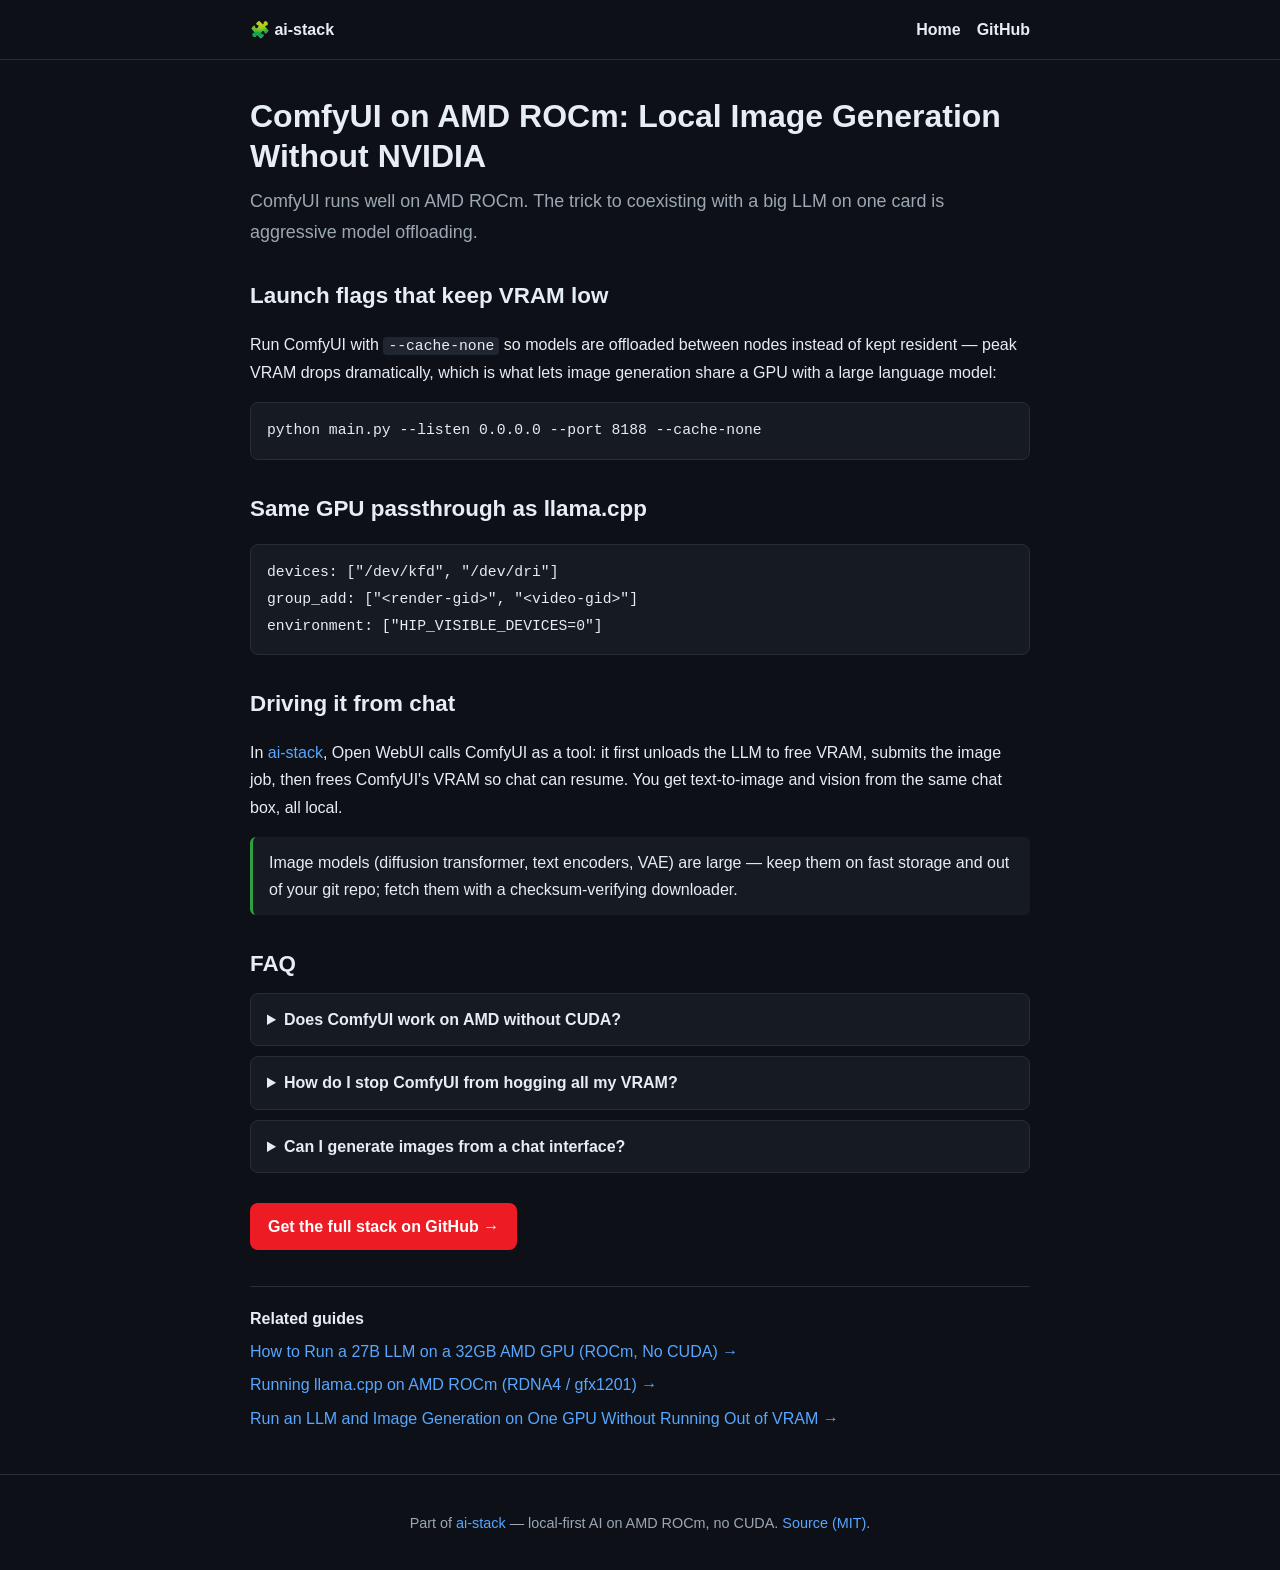
<file: docs/comfyui-amd-rocm.html>
<!doctype html>
<html lang="en">
<head>
<meta charset="utf-8">
<meta name="viewport" content="width=device-width, initial-scale=1">
<title>ComfyUI on AMD ROCm: Local Image Generation Without NVIDIA | ai-stack</title>
<meta name="description" content="Run ComfyUI for local image generation on an AMD Radeon GPU with ROCm — device passthrough and low-VRAM offloading so it shares a card with your LLM. No NVIDIA, no CUDA.">
<link rel="canonical" href="https://wildcommitter.github.io/ai-stack/comfyui-amd-rocm.html">
<link rel="stylesheet" href="style.css">
<meta property="og:type" content="article">
<meta property="og:title" content="ComfyUI on AMD ROCm: Local Image Generation Without NVIDIA">
<meta property="og:description" content="Run ComfyUI for local image generation on an AMD Radeon GPU with ROCm — device passthrough and low-VRAM offloading so it shares a card with your LLM. No NVIDIA, no CUDA.">
<meta property="og:url" content="https://wildcommitter.github.io/ai-stack/comfyui-amd-rocm.html">
<meta property="og:image" content="https://wildcommitter.github.io/ai-stack/demo.gif">
<meta name="twitter:card" content="summary_large_image">
<meta name="robots" content="index,follow">
<script type="application/ld+json">{"@context": "https://schema.org", "@type": "TechArticle", "headline": "ComfyUI on AMD ROCm: Local Image Generation Without NVIDIA", "description": "Run ComfyUI for local image generation on an AMD Radeon GPU with ROCm \u2014 device passthrough and low-VRAM offloading so it shares a card with your LLM. No NVIDIA, no CUDA.", "url": "https://wildcommitter.github.io/ai-stack/comfyui-amd-rocm.html", "author": {"@type": "Person", "name": "wildcommitter"}, "publisher": {"@type": "Organization", "name": "ai-stack"}, "mainEntityOfPage": "https://wildcommitter.github.io/ai-stack/comfyui-amd-rocm.html"}</script>
<script type="application/ld+json">{"@context": "https://schema.org", "@type": "FAQPage", "mainEntity": [{"@type": "Question", "name": "Does ComfyUI work on AMD without CUDA?", "acceptedAnswer": {"@type": "Answer", "text": "Yes, ComfyUI runs on AMD ROCm. No NVIDIA GPU or CUDA is required."}}, {"@type": "Question", "name": "How do I stop ComfyUI from hogging all my VRAM?", "acceptedAnswer": {"@type": "Answer", "text": "Launch with --cache-none to offload models between nodes, keeping peak VRAM low enough to share the card with an LLM."}}, {"@type": "Question", "name": "Can I generate images from a chat interface?", "acceptedAnswer": {"@type": "Answer", "text": "Yes \u2014 Open WebUI can call ComfyUI as a tool, handing VRAM back and forth with the LLM automatically."}}]}</script>
</head>
<body>
<header class="site"><div class="wrap">
  <a href="index.html">🧩 ai-stack</a>
  <nav><a href="index.html">Home</a><a href="https://github.com/wildcommitter/ai-stack">GitHub</a></nav>
</div></header>
<div class="wrap"><article>
<h1>ComfyUI on AMD ROCm: Local Image Generation Without NVIDIA</h1>
<p class="lede">ComfyUI runs well on AMD ROCm. The trick to coexisting with a big LLM on one card is aggressive model offloading.</p>
<h2>Launch flags that keep VRAM low</h2>
<p>Run ComfyUI with <code>--cache-none</code> so models are offloaded between nodes instead of kept resident — peak VRAM drops dramatically, which is what lets image generation share a GPU with a large language model:</p>
<pre><code>python main.py --listen 0.0.0.0 --port 8188 --cache-none</code></pre>
<h2>Same GPU passthrough as llama.cpp</h2>
<pre><code>devices: ["/dev/kfd", "/dev/dri"]
group_add: ["&lt;render-gid&gt;", "&lt;video-gid&gt;"]
environment: ["HIP_VISIBLE_DEVICES=0"]</code></pre>
<h2>Driving it from chat</h2>
<p>In <a href="https://github.com/wildcommitter/ai-stack">ai-stack</a>, Open WebUI calls ComfyUI as a tool: it first unloads the LLM to free VRAM, submits the image job, then frees ComfyUI's VRAM so chat can resume. You get text-to-image and vision from the same chat box, all local.</p>
<div class="note">Image models (diffusion transformer, text encoders, VAE) are large — keep them on fast storage and out of your git repo; fetch them with a checksum-verifying downloader.</div>
<h2>FAQ</h2>
<details><summary>Does ComfyUI work on AMD without CUDA?</summary><p>Yes, ComfyUI runs on AMD ROCm. No NVIDIA GPU or CUDA is required.</p></details>
<details><summary>How do I stop ComfyUI from hogging all my VRAM?</summary><p>Launch with --cache-none to offload models between nodes, keeping peak VRAM low enough to share the card with an LLM.</p></details>
<details><summary>Can I generate images from a chat interface?</summary><p>Yes — Open WebUI can call ComfyUI as a tool, handing VRAM back and forth with the LLM automatically.</p></details>
<p style="margin-top:22px"><a class="cta" href="https://github.com/wildcommitter/ai-stack">Get the full stack on GitHub →</a></p>
<div class="related"><strong>Related guides</strong>
<a href="run-27b-llm-on-amd-32gb.html">How to Run a 27B LLM on a 32GB AMD GPU (ROCm, No CUDA) →</a>
<a href="llama-cpp-rocm-gfx1201.html">Running llama.cpp on AMD ROCm (RDNA4 / gfx1201) →</a>
<a href="llm-and-image-generation-same-gpu.html">Run an LLM and Image Generation on One GPU Without Running Out of VRAM →</a>
</div>
</article></div>
<footer>Part of <a href="index.html">ai-stack</a> — local-first AI on AMD ROCm, no CUDA. <a href="https://github.com/wildcommitter/ai-stack">Source (MIT)</a>.</footer>
</body></html>
</file>
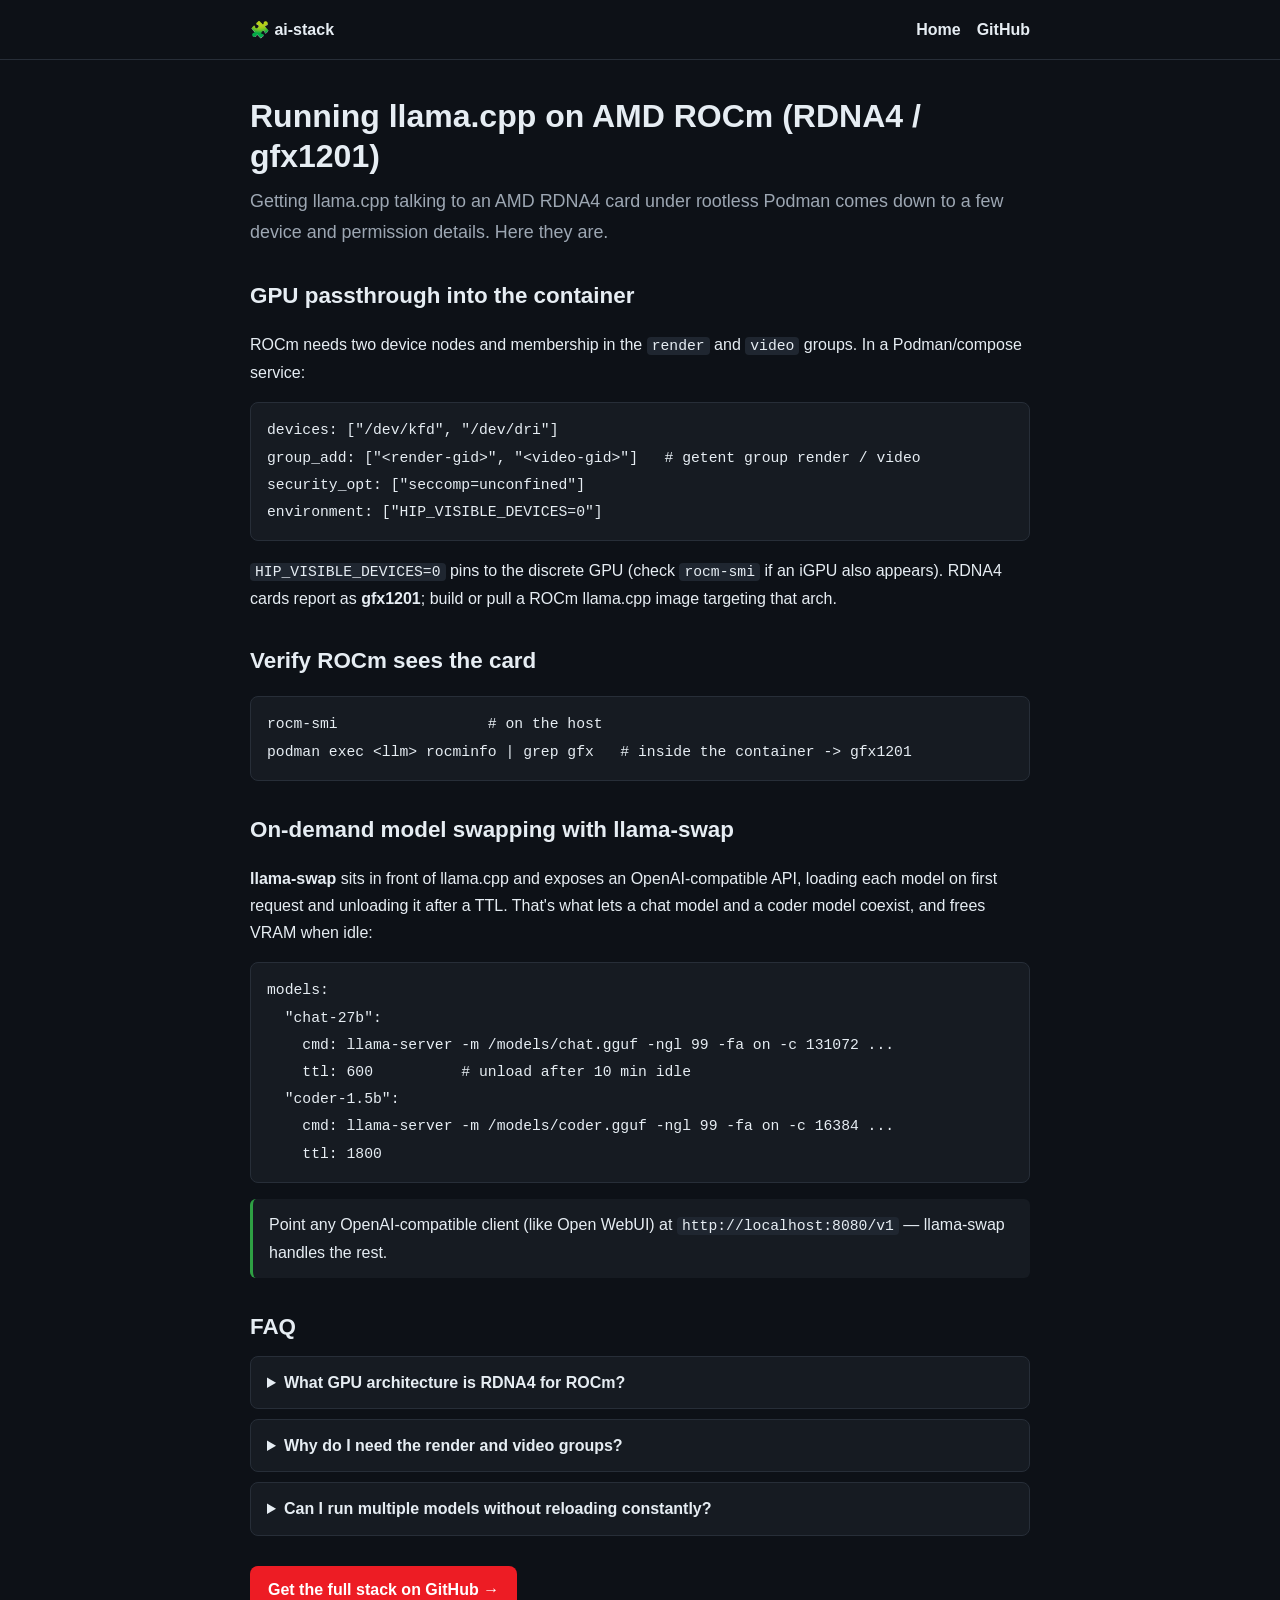
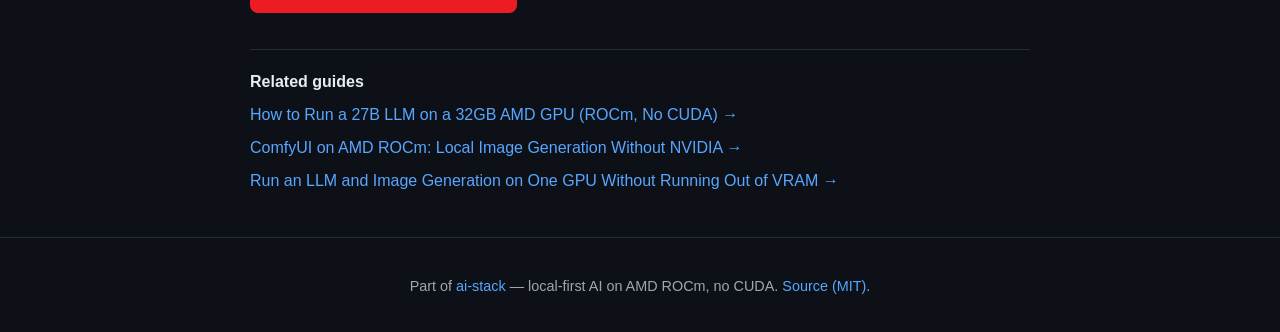
<file: docs/llama-cpp-rocm-gfx1201.html>
<!doctype html>
<html lang="en">
<head>
<meta charset="utf-8">
<meta name="viewport" content="width=device-width, initial-scale=1">
<title>Running llama.cpp on AMD ROCm (RDNA4 / gfx1201) | ai-stack</title>
<meta name="description" content="How to run llama.cpp on an AMD Radeon GPU with ROCm on RDNA4 (gfx1201): container device passthrough, render/video groups, HIP_VISIBLE_DEVICES, and on-demand model swapping.">
<link rel="canonical" href="https://wildcommitter.github.io/ai-stack/llama-cpp-rocm-gfx1201.html">
<link rel="stylesheet" href="style.css">
<meta property="og:type" content="article">
<meta property="og:title" content="Running llama.cpp on AMD ROCm (RDNA4 / gfx1201)">
<meta property="og:description" content="How to run llama.cpp on an AMD Radeon GPU with ROCm on RDNA4 (gfx1201): container device passthrough, render/video groups, HIP_VISIBLE_DEVICES, and on-demand model swapping.">
<meta property="og:url" content="https://wildcommitter.github.io/ai-stack/llama-cpp-rocm-gfx1201.html">
<meta property="og:image" content="https://wildcommitter.github.io/ai-stack/demo.gif">
<meta name="twitter:card" content="summary_large_image">
<meta name="robots" content="index,follow">
<script type="application/ld+json">{"@context": "https://schema.org", "@type": "TechArticle", "headline": "Running llama.cpp on AMD ROCm (RDNA4 / gfx1201)", "description": "How to run llama.cpp on an AMD Radeon GPU with ROCm on RDNA4 (gfx1201): container device passthrough, render/video groups, HIP_VISIBLE_DEVICES, and on-demand model swapping.", "url": "https://wildcommitter.github.io/ai-stack/llama-cpp-rocm-gfx1201.html", "author": {"@type": "Person", "name": "wildcommitter"}, "publisher": {"@type": "Organization", "name": "ai-stack"}, "mainEntityOfPage": "https://wildcommitter.github.io/ai-stack/llama-cpp-rocm-gfx1201.html"}</script>
<script type="application/ld+json">{"@context": "https://schema.org", "@type": "FAQPage", "mainEntity": [{"@type": "Question", "name": "What GPU architecture is RDNA4 for ROCm?", "acceptedAnswer": {"@type": "Answer", "text": "RDNA4 Radeon cards (e.g. the AI PRO R9700) report as gfx1201. Use a ROCm/llama.cpp build targeting gfx1201."}}, {"@type": "Question", "name": "Why do I need the render and video groups?", "acceptedAnswer": {"@type": "Answer", "text": "ROCm accesses /dev/kfd and /dev/dri; the container user must be in the host's render and video groups to use them."}}, {"@type": "Question", "name": "Can I run multiple models without reloading constantly?", "acceptedAnswer": {"@type": "Answer", "text": "Yes \u2014 llama-swap keeps lightweight models loaded and swaps heavy ones on demand, with per-model idle TTLs."}}]}</script>
</head>
<body>
<header class="site"><div class="wrap">
  <a href="index.html">🧩 ai-stack</a>
  <nav><a href="index.html">Home</a><a href="https://github.com/wildcommitter/ai-stack">GitHub</a></nav>
</div></header>
<div class="wrap"><article>
<h1>Running llama.cpp on AMD ROCm (RDNA4 / gfx1201)</h1>
<p class="lede">Getting llama.cpp talking to an AMD RDNA4 card under rootless Podman comes down to a few device and permission details. Here they are.</p>
<h2>GPU passthrough into the container</h2>
<p>ROCm needs two device nodes and membership in the <code>render</code> and <code>video</code> groups. In a Podman/compose service:</p>
<pre><code>devices: ["/dev/kfd", "/dev/dri"]
group_add: ["&lt;render-gid&gt;", "&lt;video-gid&gt;"]   # getent group render / video
security_opt: ["seccomp=unconfined"]
environment: ["HIP_VISIBLE_DEVICES=0"]</code></pre>
<p><code>HIP_VISIBLE_DEVICES=0</code> pins to the discrete GPU (check <code>rocm-smi</code> if an iGPU also appears). RDNA4 cards report as <strong>gfx1201</strong>; build or pull a ROCm llama.cpp image targeting that arch.</p>
<h2>Verify ROCm sees the card</h2>
<pre><code>rocm-smi                 # on the host
podman exec &lt;llm&gt; rocminfo | grep gfx   # inside the container -> gfx1201</code></pre>
<h2>On-demand model swapping with llama-swap</h2>
<p><strong>llama-swap</strong> sits in front of llama.cpp and exposes an OpenAI-compatible API, loading each model on first request and unloading it after a TTL. That's what lets a chat model and a coder model coexist, and frees VRAM when idle:</p>
<pre><code>models:
  "chat-27b":
    cmd: llama-server -m /models/chat.gguf -ngl 99 -fa on -c 131072 ...
    ttl: 600          # unload after 10 min idle
  "coder-1.5b":
    cmd: llama-server -m /models/coder.gguf -ngl 99 -fa on -c 16384 ...
    ttl: 1800</code></pre>
<div class="note">Point any OpenAI-compatible client (like Open WebUI) at <code>http://localhost:8080/v1</code> — llama-swap handles the rest.</div>
<h2>FAQ</h2>
<details><summary>What GPU architecture is RDNA4 for ROCm?</summary><p>RDNA4 Radeon cards (e.g. the AI PRO R9700) report as gfx1201. Use a ROCm/llama.cpp build targeting gfx1201.</p></details>
<details><summary>Why do I need the render and video groups?</summary><p>ROCm accesses /dev/kfd and /dev/dri; the container user must be in the host&#x27;s render and video groups to use them.</p></details>
<details><summary>Can I run multiple models without reloading constantly?</summary><p>Yes — llama-swap keeps lightweight models loaded and swaps heavy ones on demand, with per-model idle TTLs.</p></details>
<p style="margin-top:22px"><a class="cta" href="https://github.com/wildcommitter/ai-stack">Get the full stack on GitHub →</a></p>
<div class="related"><strong>Related guides</strong>
<a href="run-27b-llm-on-amd-32gb.html">How to Run a 27B LLM on a 32GB AMD GPU (ROCm, No CUDA) →</a>
<a href="comfyui-amd-rocm.html">ComfyUI on AMD ROCm: Local Image Generation Without NVIDIA →</a>
<a href="llm-and-image-generation-same-gpu.html">Run an LLM and Image Generation on One GPU Without Running Out of VRAM →</a>
</div>
</article></div>
<footer>Part of <a href="index.html">ai-stack</a> — local-first AI on AMD ROCm, no CUDA. <a href="https://github.com/wildcommitter/ai-stack">Source (MIT)</a>.</footer>
</body></html>
</file>
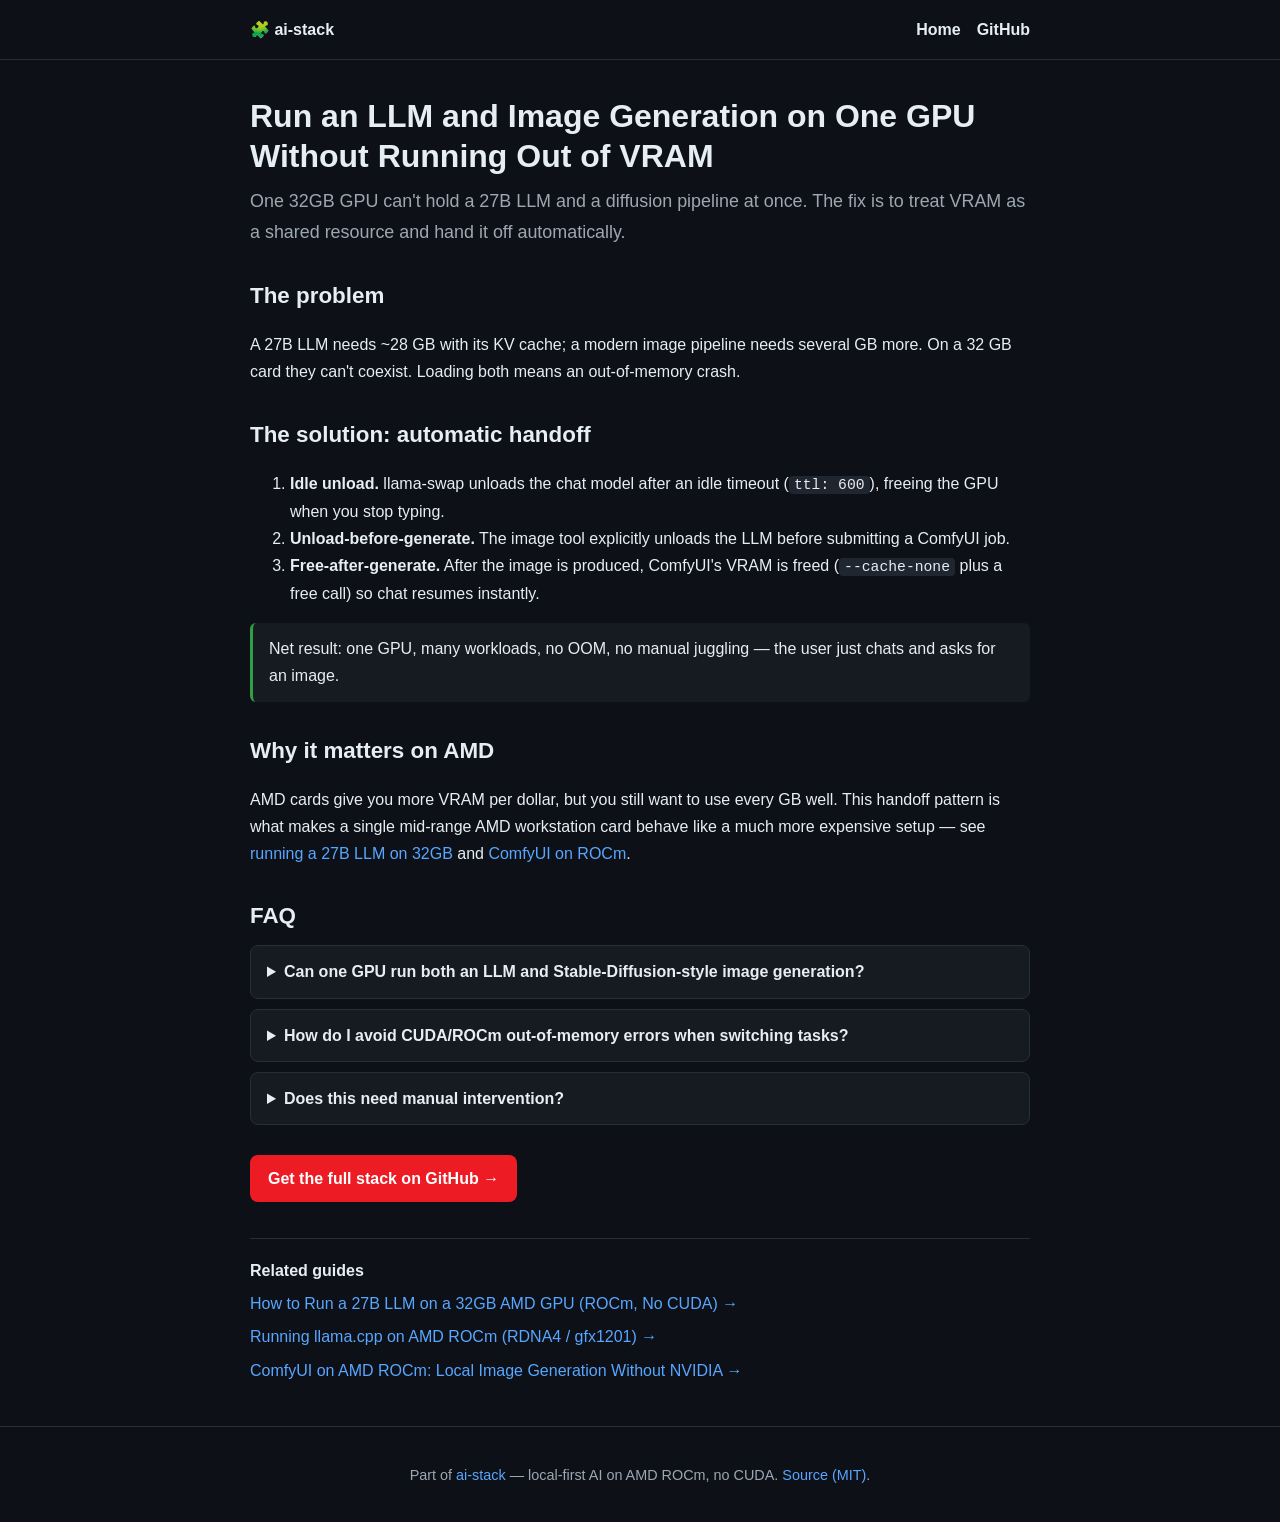
<file: docs/llm-and-image-generation-same-gpu.html>
<!doctype html>
<html lang="en">
<head>
<meta charset="utf-8">
<meta name="viewport" content="width=device-width, initial-scale=1">
<title>Run an LLM and Image Generation on One GPU Without Running Out of VRAM | ai-stack</title>
<meta name="description" content="How to run a large LLM and an image-generation model on a single GPU without out-of-memory errors: idle-TTL model unloading and VRAM handoff on AMD ROCm.">
<link rel="canonical" href="https://wildcommitter.github.io/ai-stack/llm-and-image-generation-same-gpu.html">
<link rel="stylesheet" href="style.css">
<meta property="og:type" content="article">
<meta property="og:title" content="Run an LLM and Image Generation on One GPU Without Running Out of VRAM">
<meta property="og:description" content="How to run a large LLM and an image-generation model on a single GPU without out-of-memory errors: idle-TTL model unloading and VRAM handoff on AMD ROCm.">
<meta property="og:url" content="https://wildcommitter.github.io/ai-stack/llm-and-image-generation-same-gpu.html">
<meta property="og:image" content="https://wildcommitter.github.io/ai-stack/demo.gif">
<meta name="twitter:card" content="summary_large_image">
<meta name="robots" content="index,follow">
<script type="application/ld+json">{"@context": "https://schema.org", "@type": "TechArticle", "headline": "Run an LLM and Image Generation on One GPU Without Running Out of VRAM", "description": "How to run a large LLM and an image-generation model on a single GPU without out-of-memory errors: idle-TTL model unloading and VRAM handoff on AMD ROCm.", "url": "https://wildcommitter.github.io/ai-stack/llm-and-image-generation-same-gpu.html", "author": {"@type": "Person", "name": "wildcommitter"}, "publisher": {"@type": "Organization", "name": "ai-stack"}, "mainEntityOfPage": "https://wildcommitter.github.io/ai-stack/llm-and-image-generation-same-gpu.html"}</script>
<script type="application/ld+json">{"@context": "https://schema.org", "@type": "FAQPage", "mainEntity": [{"@type": "Question", "name": "Can one GPU run both an LLM and Stable-Diffusion-style image generation?", "acceptedAnswer": {"@type": "Answer", "text": "Not simultaneously on a 32GB card, but yes sequentially \u2014 unload the LLM to free VRAM before image generation, then reload it after."}}, {"@type": "Question", "name": "How do I avoid CUDA/ROCm out-of-memory errors when switching tasks?", "acceptedAnswer": {"@type": "Answer", "text": "Use idle-TTL unloading and an explicit unload-before-generate step so only one large model is resident at a time."}}, {"@type": "Question", "name": "Does this need manual intervention?", "acceptedAnswer": {"@type": "Answer", "text": "No \u2014 llama-swap and the image tool handle the handoff automatically."}}]}</script>
</head>
<body>
<header class="site"><div class="wrap">
  <a href="index.html">🧩 ai-stack</a>
  <nav><a href="index.html">Home</a><a href="https://github.com/wildcommitter/ai-stack">GitHub</a></nav>
</div></header>
<div class="wrap"><article>
<h1>Run an LLM and Image Generation on One GPU Without Running Out of VRAM</h1>
<p class="lede">One 32GB GPU can't hold a 27B LLM and a diffusion pipeline at once. The fix is to treat VRAM as a shared resource and hand it off automatically.</p>
<h2>The problem</h2>
<p>A 27B LLM needs ~28 GB with its KV cache; a modern image pipeline needs several GB more. On a 32 GB card they can't coexist. Loading both means an out-of-memory crash.</p>
<h2>The solution: automatic handoff</h2>
<ol>
<li><strong>Idle unload.</strong> llama-swap unloads the chat model after an idle timeout (<code>ttl: 600</code>), freeing the GPU when you stop typing.</li>
<li><strong>Unload-before-generate.</strong> The image tool explicitly unloads the LLM before submitting a ComfyUI job.</li>
<li><strong>Free-after-generate.</strong> After the image is produced, ComfyUI's VRAM is freed (<code>--cache-none</code> plus a free call) so chat resumes instantly.</li>
</ol>
<div class="note">Net result: one GPU, many workloads, no OOM, no manual juggling — the user just chats and asks for an image.</div>
<h2>Why it matters on AMD</h2>
<p>AMD cards give you more VRAM per dollar, but you still want to use every GB well. This handoff pattern is what makes a single mid-range AMD workstation card behave like a much more expensive setup — see <a href="run-27b-llm-on-amd-32gb.html">running a 27B LLM on 32GB</a> and <a href="comfyui-amd-rocm.html">ComfyUI on ROCm</a>.</p>
<h2>FAQ</h2>
<details><summary>Can one GPU run both an LLM and Stable-Diffusion-style image generation?</summary><p>Not simultaneously on a 32GB card, but yes sequentially — unload the LLM to free VRAM before image generation, then reload it after.</p></details>
<details><summary>How do I avoid CUDA/ROCm out-of-memory errors when switching tasks?</summary><p>Use idle-TTL unloading and an explicit unload-before-generate step so only one large model is resident at a time.</p></details>
<details><summary>Does this need manual intervention?</summary><p>No — llama-swap and the image tool handle the handoff automatically.</p></details>
<p style="margin-top:22px"><a class="cta" href="https://github.com/wildcommitter/ai-stack">Get the full stack on GitHub →</a></p>
<div class="related"><strong>Related guides</strong>
<a href="run-27b-llm-on-amd-32gb.html">How to Run a 27B LLM on a 32GB AMD GPU (ROCm, No CUDA) →</a>
<a href="llama-cpp-rocm-gfx1201.html">Running llama.cpp on AMD ROCm (RDNA4 / gfx1201) →</a>
<a href="comfyui-amd-rocm.html">ComfyUI on AMD ROCm: Local Image Generation Without NVIDIA →</a>
</div>
</article></div>
<footer>Part of <a href="index.html">ai-stack</a> — local-first AI on AMD ROCm, no CUDA. <a href="https://github.com/wildcommitter/ai-stack">Source (MIT)</a>.</footer>
</body></html>
</file>
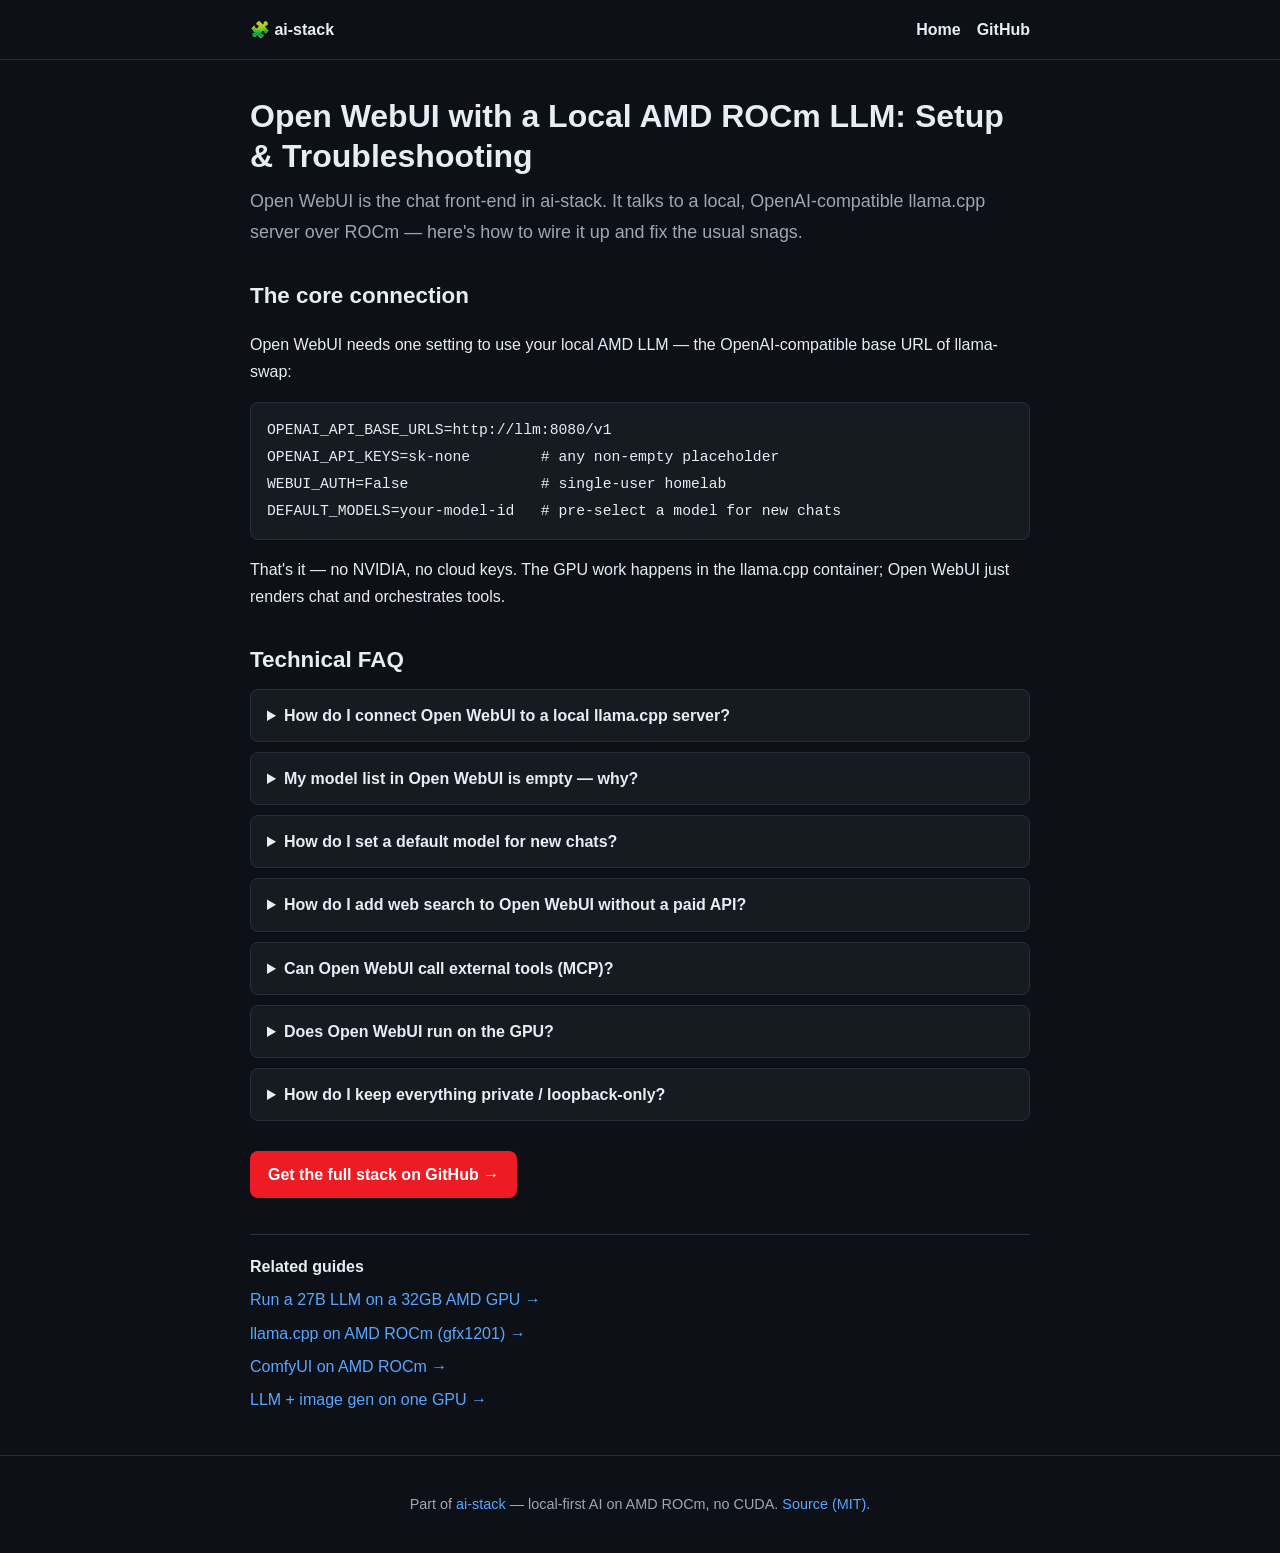
<file: docs/open-webui-amd-setup.html>
<!doctype html>
<html lang="en">
<head>
<meta charset="utf-8">
<meta name="viewport" content="width=device-width, initial-scale=1">
<title>Open WebUI with a Local AMD ROCm LLM: Setup &amp; Troubleshooting | ai-stack</title>
<meta name="description" content="Connect Open WebUI to a local llama.cpp/llama-swap server running on an AMD Radeon GPU (ROCm): OpenAI API base URL, disabling auth, setting a default model, web search and MCP tools. No CUDA.">
<link rel="canonical" href="https://wildcommitter.github.io/ai-stack/open-webui-amd-setup.html">
<link rel="stylesheet" href="style.css">
<meta property="og:type" content="article">
<meta property="og:title" content="Open WebUI with a Local AMD ROCm LLM: Setup &amp; Troubleshooting">
<meta property="og:description" content="Connect Open WebUI to a local llama.cpp/llama-swap server running on an AMD Radeon GPU (ROCm): OpenAI API base URL, disabling auth, setting a default model, web search and MCP tools. No CUDA.">
<meta property="og:url" content="https://wildcommitter.github.io/ai-stack/open-webui-amd-setup.html">
<meta property="og:image" content="https://wildcommitter.github.io/ai-stack/demo.gif">
<meta name="twitter:card" content="summary_large_image">
<meta name="robots" content="index,follow">
<script type="application/ld+json">{"@context": "https://schema.org", "@type": "TechArticle", "headline": "Open WebUI with a Local AMD ROCm LLM: Setup & Troubleshooting", "description": "Connect Open WebUI to a local llama.cpp/llama-swap server running on an AMD Radeon GPU (ROCm): OpenAI API base URL, disabling auth, setting a default model, web search and MCP tools. No CUDA.", "url": "https://wildcommitter.github.io/ai-stack/open-webui-amd-setup.html", "author": {"@type": "Person", "name": "wildcommitter"}, "publisher": {"@type": "Organization", "name": "ai-stack"}, "mainEntityOfPage": "https://wildcommitter.github.io/ai-stack/open-webui-amd-setup.html"}</script>
<script type="application/ld+json">{"@context": "https://schema.org", "@type": "FAQPage", "mainEntity": [{"@type": "Question", "name": "How do I connect Open WebUI to a local llama.cpp server?", "acceptedAnswer": {"@type": "Answer", "text": "Set <code>OPENAI_API_BASE_URLS</code> to your llama.cpp/llama-swap endpoint (e.g. <code>http://llm:8080/v1</code>) and put any non-empty string in <code>OPENAI_API_KEYS</code>. Open WebUI treats it as a standard OpenAI-compatible backend."}}, {"@type": "Question", "name": "My model list in Open WebUI is empty \u2014 why?", "acceptedAnswer": {"@type": "Answer", "text": "Open WebUI lists whatever <code>/v1/models</code> returns from your backend. If it's empty, llama-swap isn't reachable at the base URL, or no models are defined in its config. Check <code>curl http://localhost:8080/v1/models</code>."}}, {"@type": "Question", "name": "How do I set a default model for new chats?", "acceptedAnswer": {"@type": "Answer", "text": "Set the <code>DEFAULT_MODELS</code> environment variable to a model id that your backend serves. llama-swap has no default-model concept, so the default lives in Open WebUI."}}, {"@type": "Question", "name": "How do I add web search to Open WebUI without a paid API?", "acceptedAnswer": {"@type": "Answer", "text": "Run a local SearXNG instance and point Open WebUI at it: <code>ENABLE_WEB_SEARCH=True</code>, <code>WEB_SEARCH_ENGINE=searxng</code>, <code>SEARXNG_QUERY_URL=http://searxng:8080/search?q=&lt;query&gt;</code>. No external search API or key needed."}}, {"@type": "Question", "name": "Can Open WebUI call external tools (MCP)?", "acceptedAnswer": {"@type": "Answer", "text": "Yes. Open WebUI supports MCP/tool servers: register a Streamable-HTTP MCP endpoint (e.g. <code>http://mcp-search:8000/mcp</code>) as a tool server and the model can call it during chat."}}, {"@type": "Question", "name": "Does Open WebUI run on the GPU?", "acceptedAnswer": {"@type": "Answer", "text": "No \u2014 Open WebUI is just the UI/orchestration layer. The GPU is used by the llama.cpp (LLM) and ComfyUI (image) containers. Open WebUI runs fine on CPU."}}, {"@type": "Question", "name": "How do I keep everything private / loopback-only?", "acceptedAnswer": {"@type": "Answer", "text": "Bind each published port to <code>127.0.0.1</code> in your compose file (e.g. <code>127.0.0.1:3000:8080</code>). Containers talk to each other over the internal network by service name; nothing is exposed to your LAN."}}]}</script>
</head>
<body>
<header class="site"><div class="wrap">
  <a href="index.html">🧩 ai-stack</a>
  <nav><a href="index.html">Home</a><a href="https://github.com/wildcommitter/ai-stack">GitHub</a></nav>
</div></header>
<div class="wrap"><article>
<h1>Open WebUI with a Local AMD ROCm LLM: Setup & Troubleshooting</h1>
<p class="lede">Open WebUI is the chat front-end in ai-stack. It talks to a local, OpenAI-compatible llama.cpp server over ROCm — here's how to wire it up and fix the usual snags.</p>
<h2>The core connection</h2>
<p>Open WebUI needs one setting to use your local AMD LLM — the OpenAI-compatible base URL of llama-swap:</p>
<pre><code>OPENAI_API_BASE_URLS=http://llm:8080/v1
OPENAI_API_KEYS=sk-none        # any non-empty placeholder
WEBUI_AUTH=False               # single-user homelab
DEFAULT_MODELS=your-model-id   # pre-select a model for new chats</code></pre>
<p>That's it — no NVIDIA, no cloud keys. The GPU work happens in the llama.cpp container; Open WebUI just renders chat and orchestrates tools.</p>
<h2>Technical FAQ</h2>
<details><summary>How do I connect Open WebUI to a local llama.cpp server?</summary><p>Set <code>OPENAI_API_BASE_URLS</code> to your llama.cpp/llama-swap endpoint (e.g. <code>http://llm:8080/v1</code>) and put any non-empty string in <code>OPENAI_API_KEYS</code>. Open WebUI treats it as a standard OpenAI-compatible backend.</p></details>
<details><summary>My model list in Open WebUI is empty — why?</summary><p>Open WebUI lists whatever <code>/v1/models</code> returns from your backend. If it's empty, llama-swap isn't reachable at the base URL, or no models are defined in its config. Check <code>curl http://localhost:8080/v1/models</code>.</p></details>
<details><summary>How do I set a default model for new chats?</summary><p>Set the <code>DEFAULT_MODELS</code> environment variable to a model id that your backend serves. llama-swap has no default-model concept, so the default lives in Open WebUI.</p></details>
<details><summary>How do I add web search to Open WebUI without a paid API?</summary><p>Run a local SearXNG instance and point Open WebUI at it: <code>ENABLE_WEB_SEARCH=True</code>, <code>WEB_SEARCH_ENGINE=searxng</code>, <code>SEARXNG_QUERY_URL=http://searxng:8080/search?q=&lt;query&gt;</code>. No external search API or key needed.</p></details>
<details><summary>Can Open WebUI call external tools (MCP)?</summary><p>Yes. Open WebUI supports MCP/tool servers: register a Streamable-HTTP MCP endpoint (e.g. <code>http://mcp-search:8000/mcp</code>) as a tool server and the model can call it during chat.</p></details>
<details><summary>Does Open WebUI run on the GPU?</summary><p>No — Open WebUI is just the UI/orchestration layer. The GPU is used by the llama.cpp (LLM) and ComfyUI (image) containers. Open WebUI runs fine on CPU.</p></details>
<details><summary>How do I keep everything private / loopback-only?</summary><p>Bind each published port to <code>127.0.0.1</code> in your compose file (e.g. <code>127.0.0.1:3000:8080</code>). Containers talk to each other over the internal network by service name; nothing is exposed to your LAN.</p></details>
<p style="margin-top:22px"><a class="cta" href="https://github.com/wildcommitter/ai-stack">Get the full stack on GitHub →</a></p>
<div class="related"><strong>Related guides</strong>
<a href="run-27b-llm-on-amd-32gb.html">Run a 27B LLM on a 32GB AMD GPU →</a>
<a href="llama-cpp-rocm-gfx1201.html">llama.cpp on AMD ROCm (gfx1201) →</a>
<a href="comfyui-amd-rocm.html">ComfyUI on AMD ROCm →</a>
<a href="llm-and-image-generation-same-gpu.html">LLM + image gen on one GPU →</a>
</div>
</article></div>
<footer>Part of <a href="index.html">ai-stack</a> — local-first AI on AMD ROCm, no CUDA. <a href="https://github.com/wildcommitter/ai-stack">Source (MIT)</a>.</footer>
</body></html>
</file>
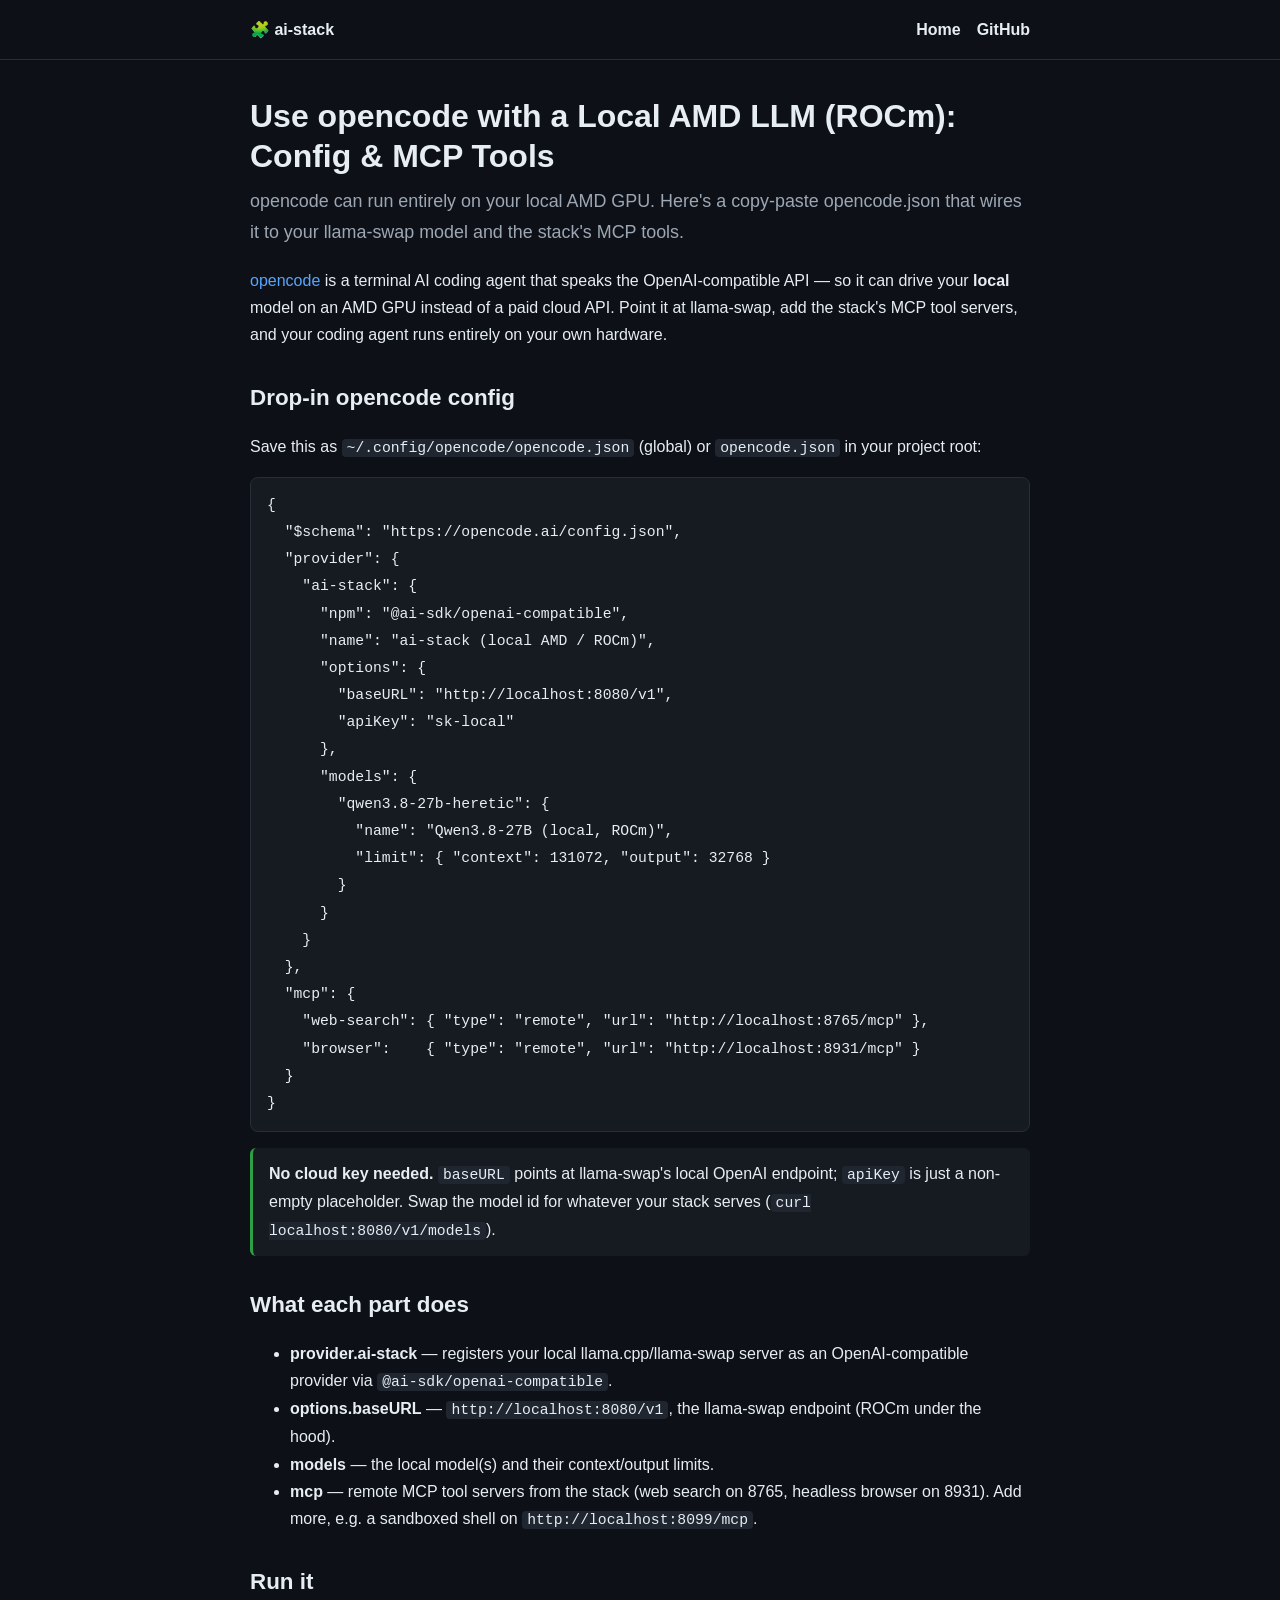
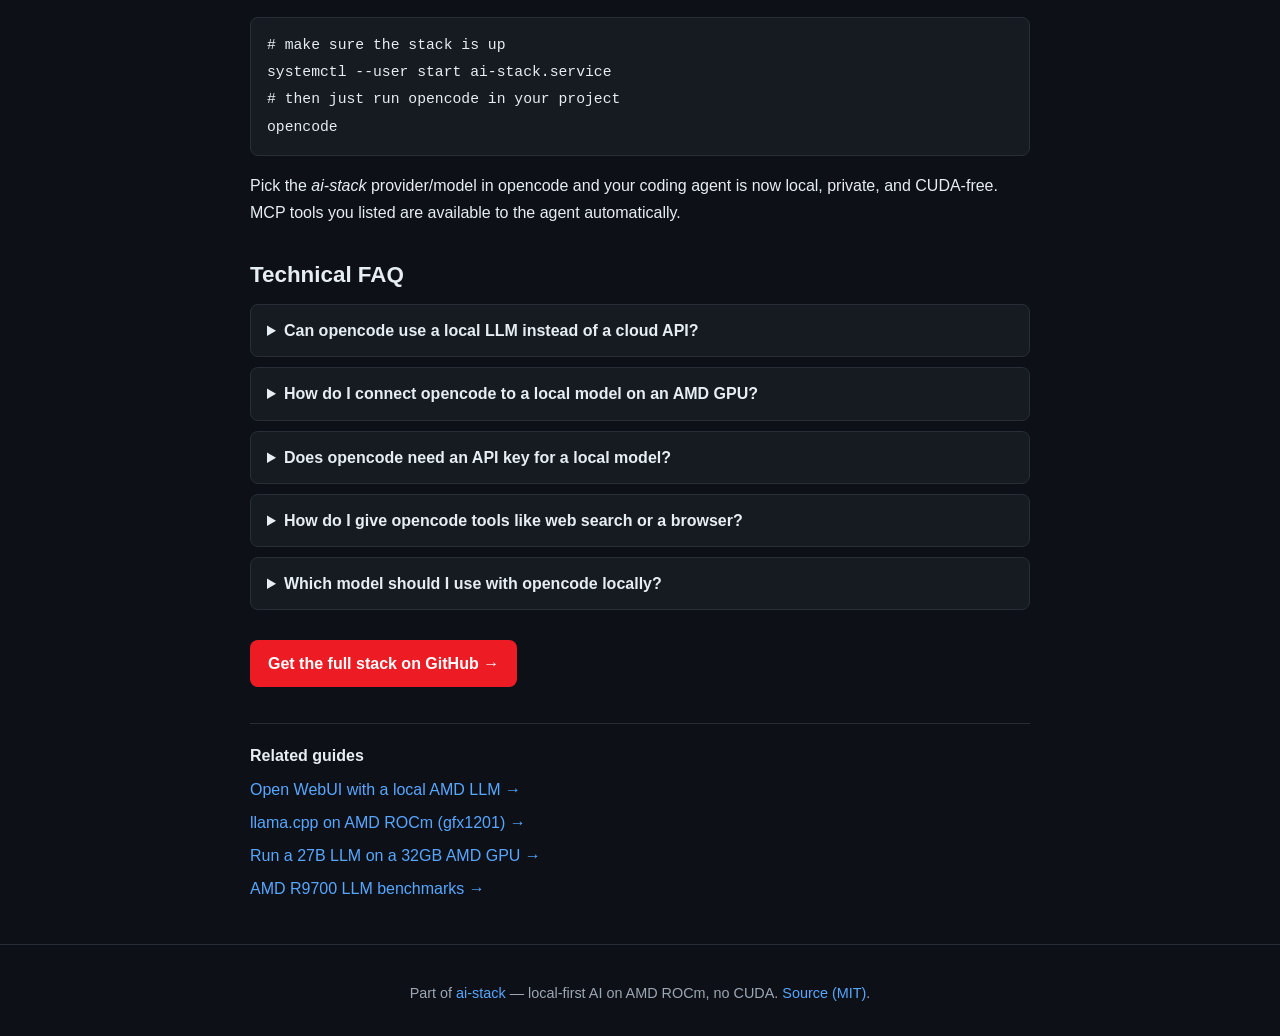
<file: docs/opencode-local-llm-amd.html>
<!doctype html>
<html lang="en">
<head>
<meta charset="utf-8">
<meta name="viewport" content="width=device-width, initial-scale=1">
<title>Use opencode with a Local AMD LLM (ROCm): Config &amp; MCP Tools | ai-stack</title>
<meta name="description" content="Connect the opencode terminal AI coding agent to a local LLM running on an AMD Radeon GPU (ROCm) — a ready-to-paste opencode.json with an OpenAI-compatible provider and MCP tool servers. No cloud API, no CUDA.">
<link rel="canonical" href="https://wildcommitter.github.io/ai-stack/opencode-local-llm-amd.html">
<link rel="stylesheet" href="style.css">
<meta property="og:type" content="article">
<meta property="og:title" content="Use opencode with a Local AMD LLM (ROCm): Config &amp; MCP Tools">
<meta property="og:description" content="Connect the opencode terminal AI coding agent to a local LLM running on an AMD Radeon GPU (ROCm) — a ready-to-paste opencode.json with an OpenAI-compatible provider and MCP tool servers. No cloud API, no CUDA.">
<meta property="og:url" content="https://wildcommitter.github.io/ai-stack/opencode-local-llm-amd.html">
<meta property="og:image" content="https://wildcommitter.github.io/ai-stack/demo.gif">
<meta name="twitter:card" content="summary_large_image">
<meta name="robots" content="index,follow">
<script type="application/ld+json">{"@context": "https://schema.org", "@type": "TechArticle", "headline": "Use opencode with a Local AMD LLM (ROCm): Config & MCP Tools", "description": "Connect the opencode terminal AI coding agent to a local LLM running on an AMD Radeon GPU (ROCm) \u2014 a ready-to-paste opencode.json with an OpenAI-compatible provider and MCP tool servers. No cloud API, no CUDA.", "url": "https://wildcommitter.github.io/ai-stack/opencode-local-llm-amd.html", "author": {"@type": "Person", "name": "wildcommitter"}, "publisher": {"@type": "Organization", "name": "ai-stack"}, "mainEntityOfPage": "https://wildcommitter.github.io/ai-stack/opencode-local-llm-amd.html"}</script>
<script type="application/ld+json">{"@context": "https://schema.org", "@type": "FAQPage", "mainEntity": [{"@type": "Question", "name": "Can opencode use a local LLM instead of a cloud API?", "acceptedAnswer": {"@type": "Answer", "text": "Yes. opencode supports any OpenAI-compatible endpoint. Point its provider baseURL at a local llama.cpp/llama-swap server (e.g. http://localhost:8080/v1) and it runs fully offline."}}, {"@type": "Question", "name": "How do I connect opencode to a local model on an AMD GPU?", "acceptedAnswer": {"@type": "Answer", "text": "Add a provider using @ai-sdk/openai-compatible with baseURL set to your llama-swap endpoint, and list your model ids. The model runs on AMD ROCm; opencode doesn't care about the GPU vendor."}}, {"@type": "Question", "name": "Does opencode need an API key for a local model?", "acceptedAnswer": {"@type": "Answer", "text": "No real key is needed, but the field must be non-empty \u2014 use a placeholder like sk-local. The request never leaves your machine."}}, {"@type": "Question", "name": "How do I give opencode tools like web search or a browser?", "acceptedAnswer": {"@type": "Answer", "text": "Register MCP servers in the mcp section of opencode.json with type remote and the server URL (e.g. web search on http://localhost:8765/mcp, a headless browser on http://localhost:8931/mcp)."}}, {"@type": "Question", "name": "Which model should I use with opencode locally?", "acceptedAnswer": {"@type": "Answer", "text": "Any instruct/coding model your stack serves. A 27B at Q6_K runs well on a 32GB AMD card; a smaller coder model is faster for autocomplete. List whatever curl localhost:8080/v1/models returns."}}]}</script>
</head>
<body>
<header class="site"><div class="wrap">
  <a href="index.html">🧩 ai-stack</a>
  <nav><a href="index.html">Home</a><a href="https://github.com/wildcommitter/ai-stack">GitHub</a></nav>
</div></header>
<div class="wrap"><article>
<h1>Use opencode with a Local AMD LLM (ROCm): Config & MCP Tools</h1>
<p class="lede">opencode can run entirely on your local AMD GPU. Here's a copy-paste opencode.json that wires it to your llama-swap model and the stack's MCP tools.</p>
<p><a href="https://opencode.ai">opencode</a> is a terminal AI coding agent that speaks the OpenAI-compatible API — so it can drive your <strong>local</strong> model on an AMD GPU instead of a paid cloud API. Point it at llama-swap, add the stack's MCP tool servers, and your coding agent runs entirely on your own hardware.</p>

<h2>Drop-in opencode config</h2>
<p>Save this as <code>~/.config/opencode/opencode.json</code> (global) or <code>opencode.json</code> in your project root:</p>
<pre><code>{
  &quot;$schema&quot;: &quot;https://opencode.ai/config.json&quot;,
  &quot;provider&quot;: {
    &quot;ai-stack&quot;: {
      &quot;npm&quot;: &quot;@ai-sdk/openai-compatible&quot;,
      &quot;name&quot;: &quot;ai-stack (local AMD / ROCm)&quot;,
      &quot;options&quot;: {
        &quot;baseURL&quot;: &quot;http://localhost:8080/v1&quot;,
        &quot;apiKey&quot;: &quot;sk-local&quot;
      },
      &quot;models&quot;: {
        &quot;qwen3.8-27b-heretic&quot;: {
          &quot;name&quot;: &quot;Qwen3.8-27B (local, ROCm)&quot;,
          &quot;limit&quot;: { &quot;context&quot;: 131072, &quot;output&quot;: 32768 }
        }
      }
    }
  },
  &quot;mcp&quot;: {
    &quot;web-search&quot;: { &quot;type&quot;: &quot;remote&quot;, &quot;url&quot;: &quot;http://localhost:8765/mcp&quot; },
    &quot;browser&quot;:    { &quot;type&quot;: &quot;remote&quot;, &quot;url&quot;: &quot;http://localhost:8931/mcp&quot; }
  }
}</code></pre>
<div class="note"><strong>No cloud key needed.</strong> <code>baseURL</code> points at llama-swap's local OpenAI endpoint; <code>apiKey</code> is just a non-empty placeholder. Swap the model id for whatever your stack serves (<code>curl localhost:8080/v1/models</code>).</div>

<h2>What each part does</h2>
<ul class="feat">
<li><strong>provider.ai-stack</strong> — registers your local llama.cpp/llama-swap server as an OpenAI-compatible provider via <code>@ai-sdk/openai-compatible</code>.</li>
<li><strong>options.baseURL</strong> — <code>http://localhost:8080/v1</code>, the llama-swap endpoint (ROCm under the hood).</li>
<li><strong>models</strong> — the local model(s) and their context/output limits.</li>
<li><strong>mcp</strong> — remote MCP tool servers from the stack (web search on 8765, headless browser on 8931). Add more, e.g. a sandboxed shell on <code>http://localhost:8099/mcp</code>.</li>
</ul>

<h2>Run it</h2>
<pre><code># make sure the stack is up
systemctl --user start ai-stack.service
# then just run opencode in your project
opencode</code></pre>
<p>Pick the <em>ai-stack</em> provider/model in opencode and your coding agent is now local, private, and CUDA-free. MCP tools you listed are available to the agent automatically.</p>
<h2>Technical FAQ</h2>
<details><summary>Can opencode use a local LLM instead of a cloud API?</summary><p>Yes. opencode supports any OpenAI-compatible endpoint. Point its provider baseURL at a local llama.cpp/llama-swap server (e.g. http://localhost:8080/v1) and it runs fully offline.</p></details>
<details><summary>How do I connect opencode to a local model on an AMD GPU?</summary><p>Add a provider using @ai-sdk/openai-compatible with baseURL set to your llama-swap endpoint, and list your model ids. The model runs on AMD ROCm; opencode doesn&#x27;t care about the GPU vendor.</p></details>
<details><summary>Does opencode need an API key for a local model?</summary><p>No real key is needed, but the field must be non-empty — use a placeholder like sk-local. The request never leaves your machine.</p></details>
<details><summary>How do I give opencode tools like web search or a browser?</summary><p>Register MCP servers in the mcp section of opencode.json with type remote and the server URL (e.g. web search on http://localhost:8765/mcp, a headless browser on http://localhost:8931/mcp).</p></details>
<details><summary>Which model should I use with opencode locally?</summary><p>Any instruct/coding model your stack serves. A 27B at Q6_K runs well on a 32GB AMD card; a smaller coder model is faster for autocomplete. List whatever curl localhost:8080/v1/models returns.</p></details>
<p style="margin-top:22px"><a class="cta" href="https://github.com/wildcommitter/ai-stack">Get the full stack on GitHub →</a></p>
<div class="related"><strong>Related guides</strong>
<a href="open-webui-amd-setup.html">Open WebUI with a local AMD LLM →</a>
<a href="llama-cpp-rocm-gfx1201.html">llama.cpp on AMD ROCm (gfx1201) →</a>
<a href="run-27b-llm-on-amd-32gb.html">Run a 27B LLM on a 32GB AMD GPU →</a>
<a href="r9700-llm-benchmarks.html">AMD R9700 LLM benchmarks →</a>
</div>
</article></div>
<footer>Part of <a href="index.html">ai-stack</a> — local-first AI on AMD ROCm, no CUDA. <a href="https://github.com/wildcommitter/ai-stack">Source (MIT)</a>.</footer>
</body></html>
</file>
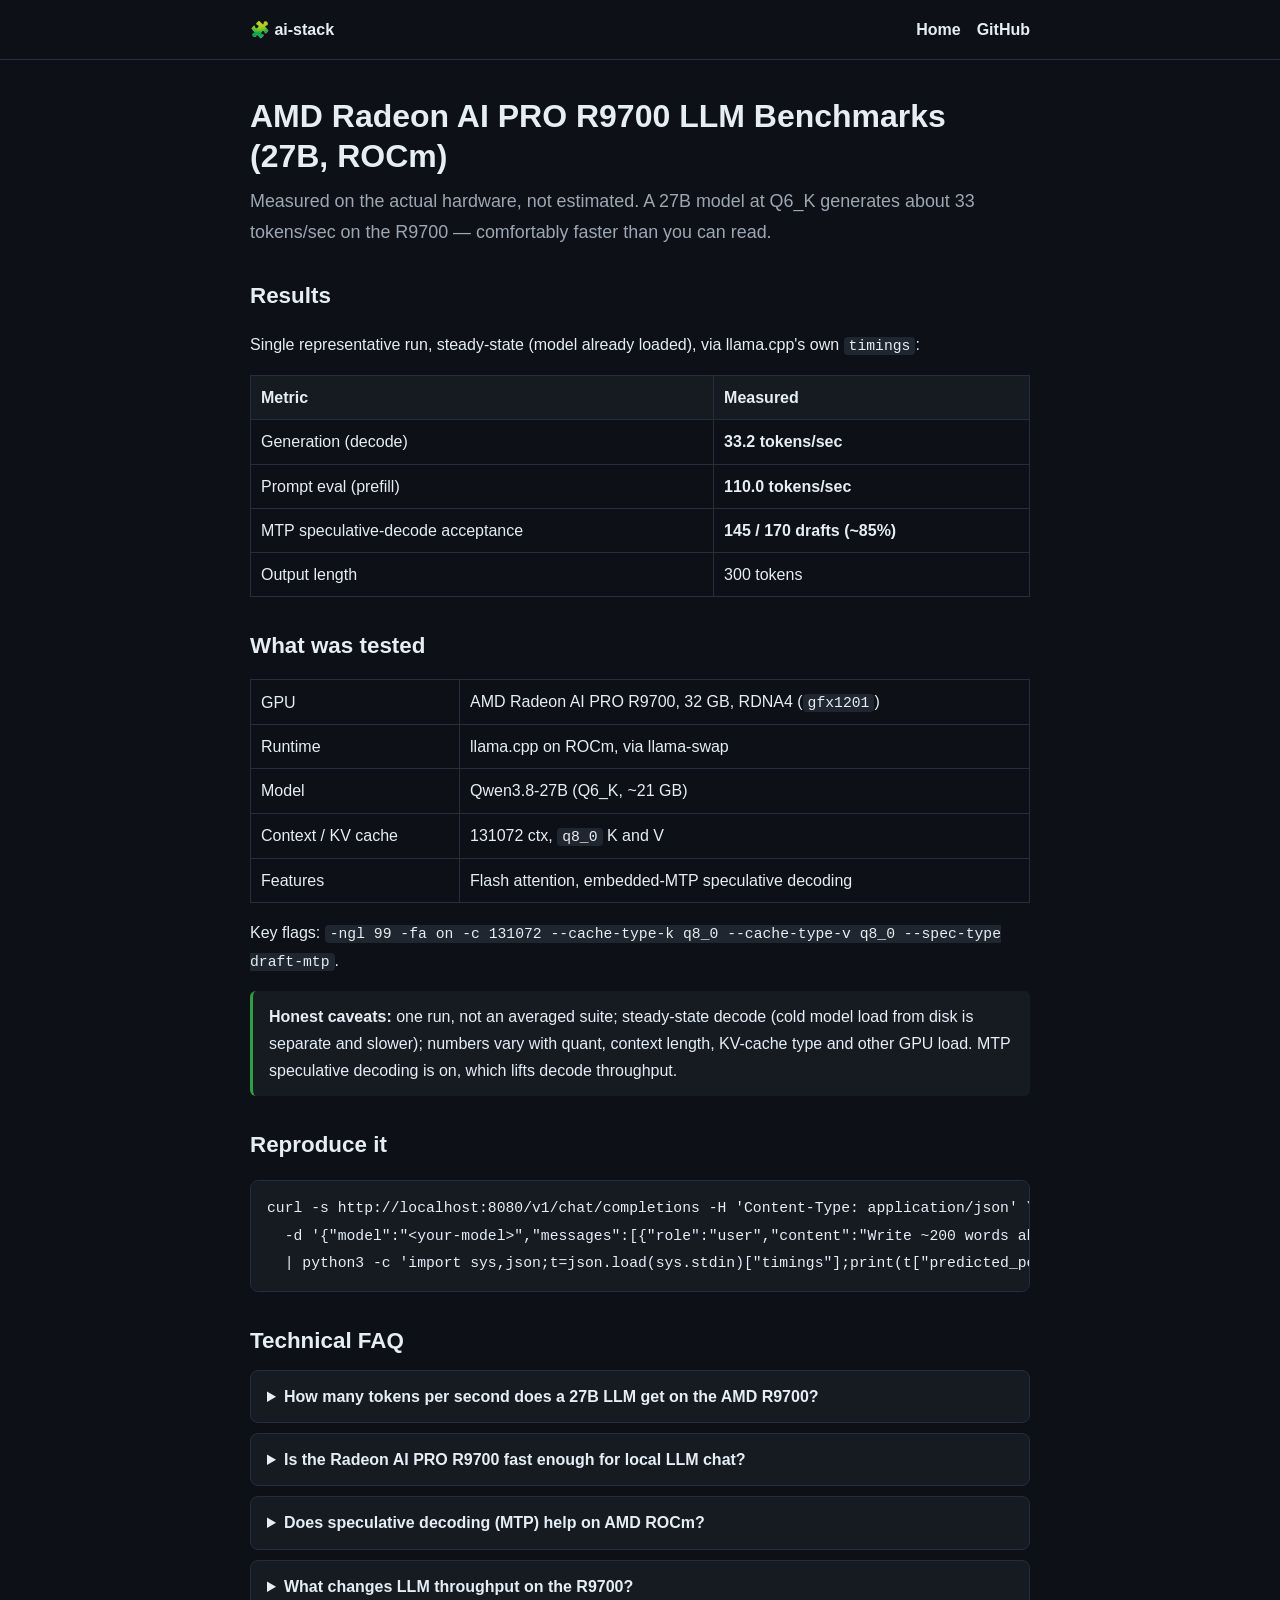
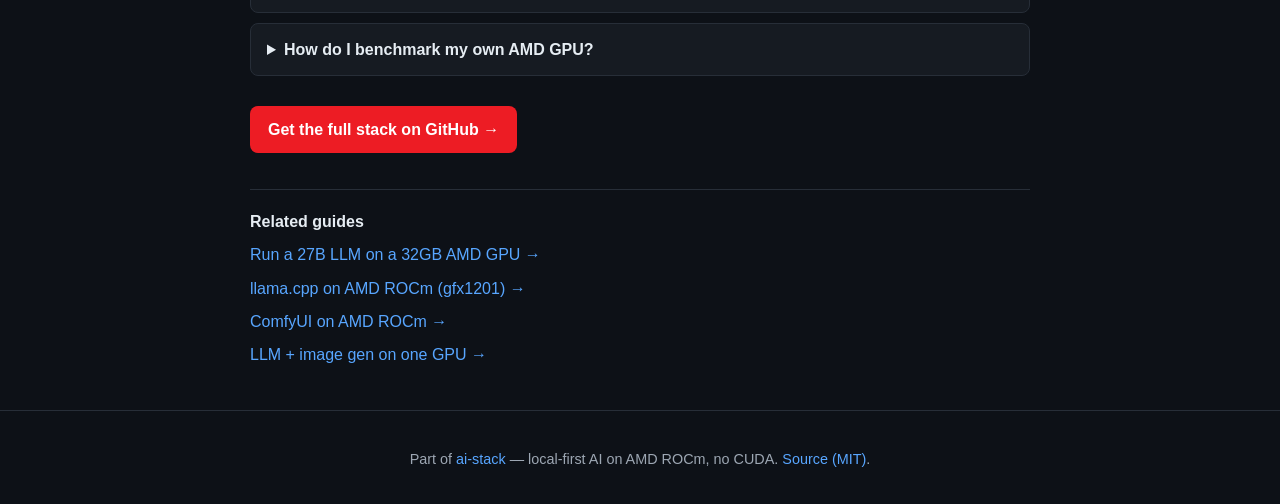
<file: docs/r9700-llm-benchmarks.html>
<!doctype html>
<html lang="en">
<head>
<meta charset="utf-8">
<meta name="viewport" content="width=device-width, initial-scale=1">
<title>AMD Radeon AI PRO R9700 LLM Benchmarks (27B, ROCm) | ai-stack</title>
<meta name="description" content="Real measured LLM throughput on the AMD Radeon AI PRO R9700 (32GB, RDNA4/gfx1201) with ROCm: ~33 tokens/sec generation and ~110 tokens/sec prompt eval on a 27B Q6_K model via llama.cpp, with the exact config and a reproducible method.">
<link rel="canonical" href="https://wildcommitter.github.io/ai-stack/r9700-llm-benchmarks.html">
<link rel="stylesheet" href="style.css">
<meta property="og:type" content="article">
<meta property="og:title" content="AMD Radeon AI PRO R9700 LLM Benchmarks (27B, ROCm)">
<meta property="og:description" content="Real measured LLM throughput on the AMD Radeon AI PRO R9700 (32GB, RDNA4/gfx1201) with ROCm: ~33 tokens/sec generation and ~110 tokens/sec prompt eval on a 27B Q6_K model via llama.cpp, with the exact config and a reproducible method.">
<meta property="og:url" content="https://wildcommitter.github.io/ai-stack/r9700-llm-benchmarks.html">
<meta property="og:image" content="https://wildcommitter.github.io/ai-stack/demo.gif">
<meta name="twitter:card" content="summary_large_image">
<meta name="robots" content="index,follow">
<script type="application/ld+json">{"@context": "https://schema.org", "@type": "TechArticle", "headline": "AMD Radeon AI PRO R9700 LLM Benchmarks (27B, ROCm)", "description": "Real measured LLM throughput on the AMD Radeon AI PRO R9700 (32GB, RDNA4/gfx1201) with ROCm: ~33 tokens/sec generation and ~110 tokens/sec prompt eval on a 27B Q6_K model via llama.cpp, with the exact config and a reproducible method.", "url": "https://wildcommitter.github.io/ai-stack/r9700-llm-benchmarks.html", "author": {"@type": "Person", "name": "wildcommitter"}, "publisher": {"@type": "Organization", "name": "ai-stack"}, "mainEntityOfPage": "https://wildcommitter.github.io/ai-stack/r9700-llm-benchmarks.html"}</script>
<script type="application/ld+json">{"@context": "https://schema.org", "@type": "FAQPage", "mainEntity": [{"@type": "Question", "name": "How many tokens per second does a 27B LLM get on the AMD R9700?", "acceptedAnswer": {"@type": "Answer", "text": "About <strong>33 tokens/sec</strong> for generation and ~110 tokens/sec for prompt eval, measured on a 27B Q6_K model with llama.cpp on ROCm (128K context, q8_0 KV cache, MTP speculative decoding)."}}, {"@type": "Question", "name": "Is the Radeon AI PRO R9700 fast enough for local LLM chat?", "acceptedAnswer": {"@type": "Answer", "text": "Yes. ~33 tokens/sec on a 27B model is well above human reading speed, so chat feels responsive. Smaller models run much faster."}}, {"@type": "Question", "name": "Does speculative decoding (MTP) help on AMD ROCm?", "acceptedAnswer": {"@type": "Answer", "text": "Yes \u2014 in this run the MTP draft head achieved ~85% acceptance (145 of 170 drafted tokens), which raises effective decode throughput at no quality cost."}}, {"@type": "Question", "name": "What changes LLM throughput on the R9700?", "acceptedAnswer": {"@type": "Answer", "text": "Quantization (Q6_K vs Q5/Q4), context length, KV-cache type (q8_0 vs f16), whether speculative decoding is on, and competing GPU load (e.g. an image model) all affect tokens/sec."}}, {"@type": "Question", "name": "How do I benchmark my own AMD GPU?", "acceptedAnswer": {"@type": "Answer", "text": "Send a non-streaming chat completion to your llama.cpp server and read the <code>timings</code> field it returns \u2014 <code>predicted_per_second</code> is decode tok/s, <code>prompt_per_second</code> is prefill. The exact command is above."}}]}</script>
</head>
<body>
<header class="site"><div class="wrap">
  <a href="index.html">🧩 ai-stack</a>
  <nav><a href="index.html">Home</a><a href="https://github.com/wildcommitter/ai-stack">GitHub</a></nav>
</div></header>
<div class="wrap"><article>
<h1>AMD Radeon AI PRO R9700 LLM Benchmarks (27B, ROCm)</h1>
<p class="lede">Measured on the actual hardware, not estimated. A 27B model at Q6_K generates about 33 tokens/sec on the R9700 — comfortably faster than you can read.</p>
<h2>Results</h2>
<p>Single representative run, steady-state (model already loaded), via llama.cpp's own <code>timings</code>:</p>
<table>
<tr><th>Metric</th><th>Measured</th></tr>
<tr><td>Generation (decode)</td><td><strong>33.2 tokens/sec</strong></td></tr>
<tr><td>Prompt eval (prefill)</td><td><strong>110.0 tokens/sec</strong></td></tr>
<tr><td>MTP speculative-decode acceptance</td><td><strong>145 / 170 drafts (~85%)</strong></td></tr>
<tr><td>Output length</td><td>300 tokens</td></tr>
</table>
<h2>What was tested</h2>
<table>
<tr><td>GPU</td><td>AMD Radeon AI PRO R9700, 32 GB, RDNA4 (<code>gfx1201</code>)</td></tr>
<tr><td>Runtime</td><td>llama.cpp on ROCm, via llama-swap</td></tr>
<tr><td>Model</td><td>Qwen3.8-27B (Q6_K, ~21 GB)</td></tr>
<tr><td>Context / KV cache</td><td>131072 ctx, <code>q8_0</code> K and V</td></tr>
<tr><td>Features</td><td>Flash attention, embedded-MTP speculative decoding</td></tr>
</table>
<p>Key flags: <code>-ngl 99 -fa on -c 131072 --cache-type-k q8_0 --cache-type-v q8_0 --spec-type draft-mtp</code>.</p>
<div class="note"><strong>Honest caveats:</strong> one run, not an averaged suite; steady-state decode (cold model load from disk is separate and slower); numbers vary with quant, context length, KV-cache type and other GPU load. MTP speculative decoding is on, which lifts decode throughput.</div>
<h2>Reproduce it</h2>
<pre><code>curl -s http://localhost:8080/v1/chat/completions -H 'Content-Type: application/json' \
  -d '{"model":"&lt;your-model&gt;","messages":[{"role":"user","content":"Write ~200 words about ROCm."}],"max_tokens":300,"stream":false}' \
  | python3 -c 'import sys,json;t=json.load(sys.stdin)["timings"];print(t["predicted_per_second"],"tok/s decode;",t["prompt_per_second"],"tok/s prefill")'</code></pre>
<h2>Technical FAQ</h2>
<details><summary>How many tokens per second does a 27B LLM get on the AMD R9700?</summary><p>About <strong>33 tokens/sec</strong> for generation and ~110 tokens/sec for prompt eval, measured on a 27B Q6_K model with llama.cpp on ROCm (128K context, q8_0 KV cache, MTP speculative decoding).</p></details>
<details><summary>Is the Radeon AI PRO R9700 fast enough for local LLM chat?</summary><p>Yes. ~33 tokens/sec on a 27B model is well above human reading speed, so chat feels responsive. Smaller models run much faster.</p></details>
<details><summary>Does speculative decoding (MTP) help on AMD ROCm?</summary><p>Yes — in this run the MTP draft head achieved ~85% acceptance (145 of 170 drafted tokens), which raises effective decode throughput at no quality cost.</p></details>
<details><summary>What changes LLM throughput on the R9700?</summary><p>Quantization (Q6_K vs Q5/Q4), context length, KV-cache type (q8_0 vs f16), whether speculative decoding is on, and competing GPU load (e.g. an image model) all affect tokens/sec.</p></details>
<details><summary>How do I benchmark my own AMD GPU?</summary><p>Send a non-streaming chat completion to your llama.cpp server and read the <code>timings</code> field it returns — <code>predicted_per_second</code> is decode tok/s, <code>prompt_per_second</code> is prefill. The exact command is above.</p></details>
<p style="margin-top:22px"><a class="cta" href="https://github.com/wildcommitter/ai-stack">Get the full stack on GitHub →</a></p>
<div class="related"><strong>Related guides</strong>
<a href="run-27b-llm-on-amd-32gb.html">Run a 27B LLM on a 32GB AMD GPU →</a>
<a href="llama-cpp-rocm-gfx1201.html">llama.cpp on AMD ROCm (gfx1201) →</a>
<a href="comfyui-amd-rocm.html">ComfyUI on AMD ROCm →</a>
<a href="llm-and-image-generation-same-gpu.html">LLM + image gen on one GPU →</a>
</div>
</article></div>
<footer>Part of <a href="index.html">ai-stack</a> — local-first AI on AMD ROCm, no CUDA. <a href="https://github.com/wildcommitter/ai-stack">Source (MIT)</a>.</footer>
</body></html>
</file>
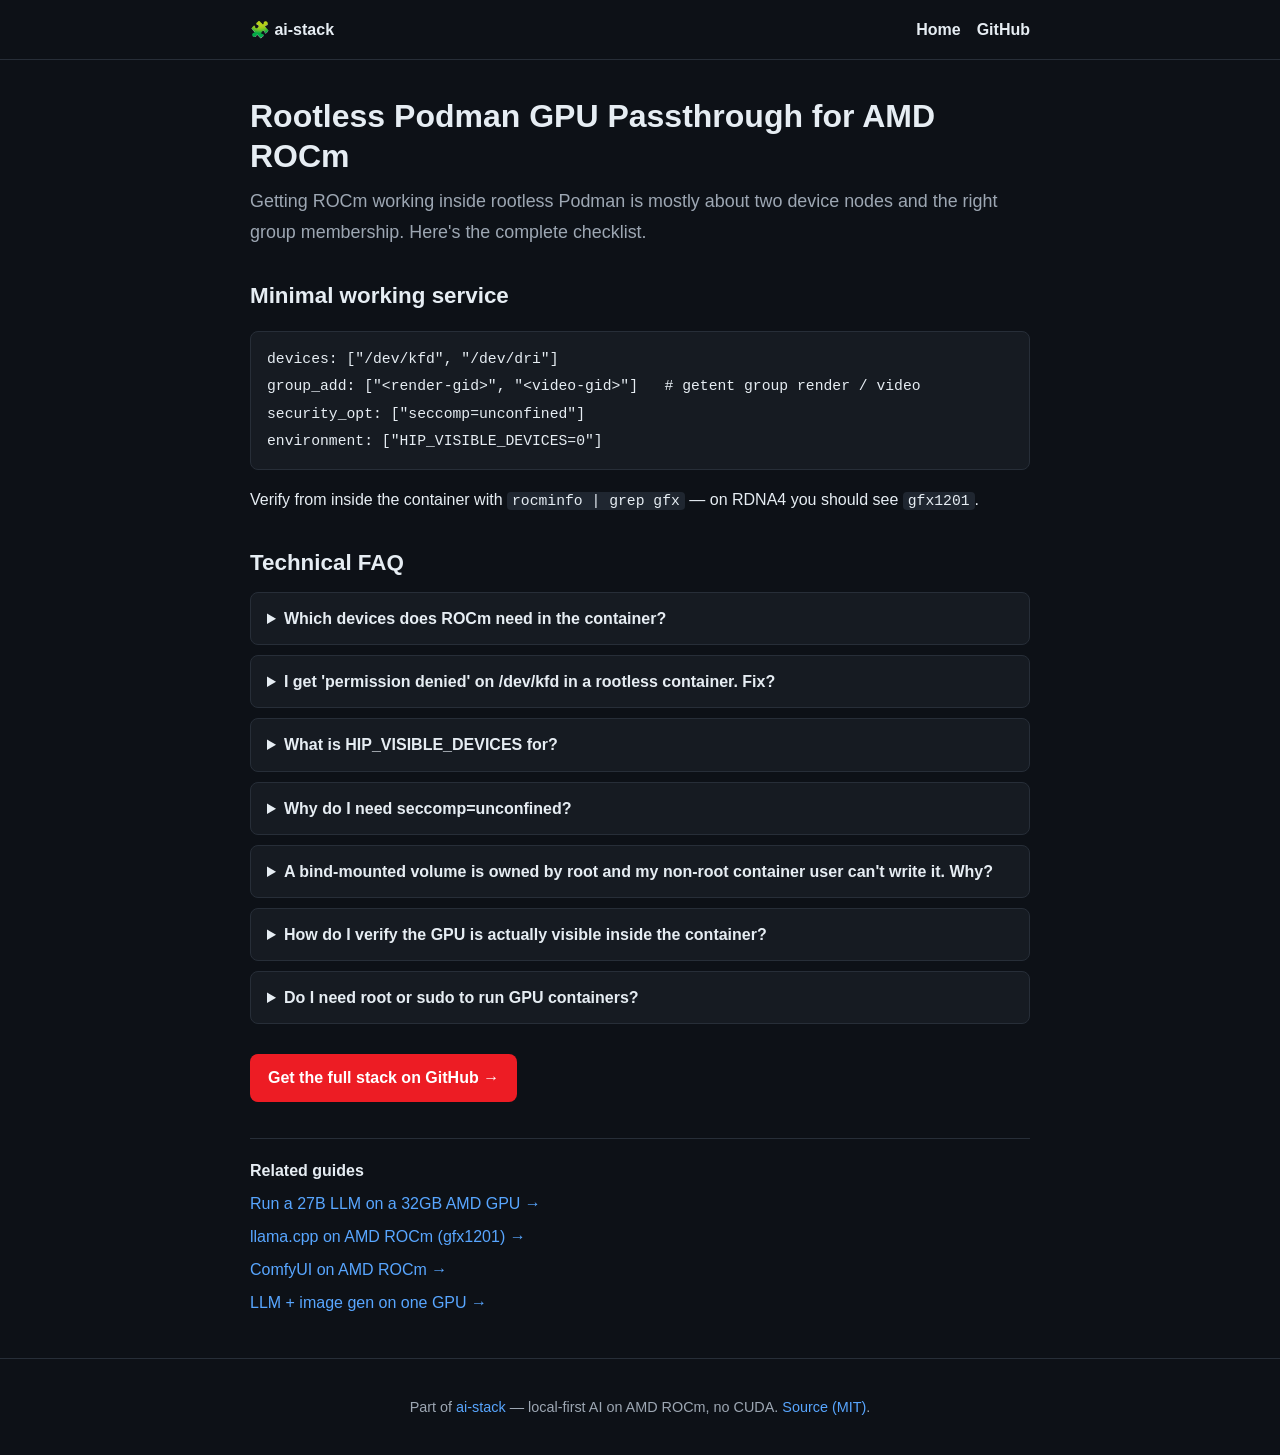
<file: docs/rootless-podman-gpu-passthrough.html>
<!doctype html>
<html lang="en">
<head>
<meta charset="utf-8">
<meta name="viewport" content="width=device-width, initial-scale=1">
<title>Rootless Podman GPU Passthrough for AMD ROCm | ai-stack</title>
<meta name="description" content="How to pass an AMD Radeon GPU into rootless Podman containers for ROCm: /dev/kfd and /dev/dri devices, render and video group GIDs, HIP_VISIBLE_DEVICES, userns keep-id for volume permissions, and fixing permission-denied errors.">
<link rel="canonical" href="https://wildcommitter.github.io/ai-stack/rootless-podman-gpu-passthrough.html">
<link rel="stylesheet" href="style.css">
<meta property="og:type" content="article">
<meta property="og:title" content="Rootless Podman GPU Passthrough for AMD ROCm">
<meta property="og:description" content="How to pass an AMD Radeon GPU into rootless Podman containers for ROCm: /dev/kfd and /dev/dri devices, render and video group GIDs, HIP_VISIBLE_DEVICES, userns keep-id for volume permissions, and fixing permission-denied errors.">
<meta property="og:url" content="https://wildcommitter.github.io/ai-stack/rootless-podman-gpu-passthrough.html">
<meta property="og:image" content="https://wildcommitter.github.io/ai-stack/demo.gif">
<meta name="twitter:card" content="summary_large_image">
<meta name="robots" content="index,follow">
<script type="application/ld+json">{"@context": "https://schema.org", "@type": "TechArticle", "headline": "Rootless Podman GPU Passthrough for AMD ROCm", "description": "How to pass an AMD Radeon GPU into rootless Podman containers for ROCm: /dev/kfd and /dev/dri devices, render and video group GIDs, HIP_VISIBLE_DEVICES, userns keep-id for volume permissions, and fixing permission-denied errors.", "url": "https://wildcommitter.github.io/ai-stack/rootless-podman-gpu-passthrough.html", "author": {"@type": "Person", "name": "wildcommitter"}, "publisher": {"@type": "Organization", "name": "ai-stack"}, "mainEntityOfPage": "https://wildcommitter.github.io/ai-stack/rootless-podman-gpu-passthrough.html"}</script>
<script type="application/ld+json">{"@context": "https://schema.org", "@type": "FAQPage", "mainEntity": [{"@type": "Question", "name": "Which devices does ROCm need in the container?", "acceptedAnswer": {"@type": "Answer", "text": "Two: <code>/dev/kfd</code> (the ROCm compute interface) and <code>/dev/dri</code> (the DRM render nodes). Add both with <code>devices:</code> in compose or <code>--device</code> on the CLI."}}, {"@type": "Question", "name": "I get 'permission denied' on /dev/kfd in a rootless container. Fix?", "acceptedAnswer": {"@type": "Answer", "text": "The container user must be in the host's <code>render</code> and <code>video</code> groups. Add their GIDs with <code>group_add</code> (find them via <code>getent group render</code> and <code>getent group video</code>)."}}, {"@type": "Question", "name": "What is HIP_VISIBLE_DEVICES for?", "acceptedAnswer": {"@type": "Answer", "text": "It selects which GPU ROCm uses. Set <code>HIP_VISIBLE_DEVICES=0</code> to pin to the first/discrete GPU; check <code>rocm-smi</code> if an integrated GPU also appears and shifts indices."}}, {"@type": "Question", "name": "Why do I need seccomp=unconfined?", "acceptedAnswer": {"@type": "Answer", "text": "Some ROCm/HIP ioctls are blocked by the default seccomp profile in rootless mode. <code>security_opt: [seccomp=unconfined]</code> is the simplest fix; a custom profile allowing the needed syscalls also works."}}, {"@type": "Question", "name": "A bind-mounted volume is owned by root and my non-root container user can't write it. Why?", "acceptedAnswer": {"@type": "Answer", "text": "Rootless Podman maps your host user to container root by default, so a non-root in-container user can't write host-mounted paths. Use <code>--userns=keep-id:uid=&lt;uid&gt;,gid=&lt;gid&gt;</code> so your host user maps to that in-container user and owns the mount."}}, {"@type": "Question", "name": "How do I verify the GPU is actually visible inside the container?", "acceptedAnswer": {"@type": "Answer", "text": "Run <code>podman exec &lt;name&gt; rocminfo | grep gfx</code> (should list your arch, e.g. gfx1201) or <code>rocm-smi</code>. If it errors, re-check the devices and group_add."}}, {"@type": "Question", "name": "Do I need root or sudo to run GPU containers?", "acceptedAnswer": {"@type": "Answer", "text": "No \u2014 this is fully rootless. You only need your user in the render/video groups and the device/userns settings above. No daemon, no root."}}]}</script>
</head>
<body>
<header class="site"><div class="wrap">
  <a href="index.html">🧩 ai-stack</a>
  <nav><a href="index.html">Home</a><a href="https://github.com/wildcommitter/ai-stack">GitHub</a></nav>
</div></header>
<div class="wrap"><article>
<h1>Rootless Podman GPU Passthrough for AMD ROCm</h1>
<p class="lede">Getting ROCm working inside rootless Podman is mostly about two device nodes and the right group membership. Here's the complete checklist.</p>
<h2>Minimal working service</h2>
<pre><code>devices: ["/dev/kfd", "/dev/dri"]
group_add: ["&lt;render-gid&gt;", "&lt;video-gid&gt;"]   # getent group render / video
security_opt: ["seccomp=unconfined"]
environment: ["HIP_VISIBLE_DEVICES=0"]</code></pre>
<p>Verify from inside the container with <code>rocminfo | grep gfx</code> — on RDNA4 you should see <code>gfx1201</code>.</p>
<h2>Technical FAQ</h2>
<details><summary>Which devices does ROCm need in the container?</summary><p>Two: <code>/dev/kfd</code> (the ROCm compute interface) and <code>/dev/dri</code> (the DRM render nodes). Add both with <code>devices:</code> in compose or <code>--device</code> on the CLI.</p></details>
<details><summary>I get &#x27;permission denied&#x27; on /dev/kfd in a rootless container. Fix?</summary><p>The container user must be in the host's <code>render</code> and <code>video</code> groups. Add their GIDs with <code>group_add</code> (find them via <code>getent group render</code> and <code>getent group video</code>).</p></details>
<details><summary>What is HIP_VISIBLE_DEVICES for?</summary><p>It selects which GPU ROCm uses. Set <code>HIP_VISIBLE_DEVICES=0</code> to pin to the first/discrete GPU; check <code>rocm-smi</code> if an integrated GPU also appears and shifts indices.</p></details>
<details><summary>Why do I need seccomp=unconfined?</summary><p>Some ROCm/HIP ioctls are blocked by the default seccomp profile in rootless mode. <code>security_opt: [seccomp=unconfined]</code> is the simplest fix; a custom profile allowing the needed syscalls also works.</p></details>
<details><summary>A bind-mounted volume is owned by root and my non-root container user can&#x27;t write it. Why?</summary><p>Rootless Podman maps your host user to container root by default, so a non-root in-container user can't write host-mounted paths. Use <code>--userns=keep-id:uid=&lt;uid&gt;,gid=&lt;gid&gt;</code> so your host user maps to that in-container user and owns the mount.</p></details>
<details><summary>How do I verify the GPU is actually visible inside the container?</summary><p>Run <code>podman exec &lt;name&gt; rocminfo | grep gfx</code> (should list your arch, e.g. gfx1201) or <code>rocm-smi</code>. If it errors, re-check the devices and group_add.</p></details>
<details><summary>Do I need root or sudo to run GPU containers?</summary><p>No — this is fully rootless. You only need your user in the render/video groups and the device/userns settings above. No daemon, no root.</p></details>
<p style="margin-top:22px"><a class="cta" href="https://github.com/wildcommitter/ai-stack">Get the full stack on GitHub →</a></p>
<div class="related"><strong>Related guides</strong>
<a href="run-27b-llm-on-amd-32gb.html">Run a 27B LLM on a 32GB AMD GPU →</a>
<a href="llama-cpp-rocm-gfx1201.html">llama.cpp on AMD ROCm (gfx1201) →</a>
<a href="comfyui-amd-rocm.html">ComfyUI on AMD ROCm →</a>
<a href="llm-and-image-generation-same-gpu.html">LLM + image gen on one GPU →</a>
</div>
</article></div>
<footer>Part of <a href="index.html">ai-stack</a> — local-first AI on AMD ROCm, no CUDA. <a href="https://github.com/wildcommitter/ai-stack">Source (MIT)</a>.</footer>
</body></html>
</file>
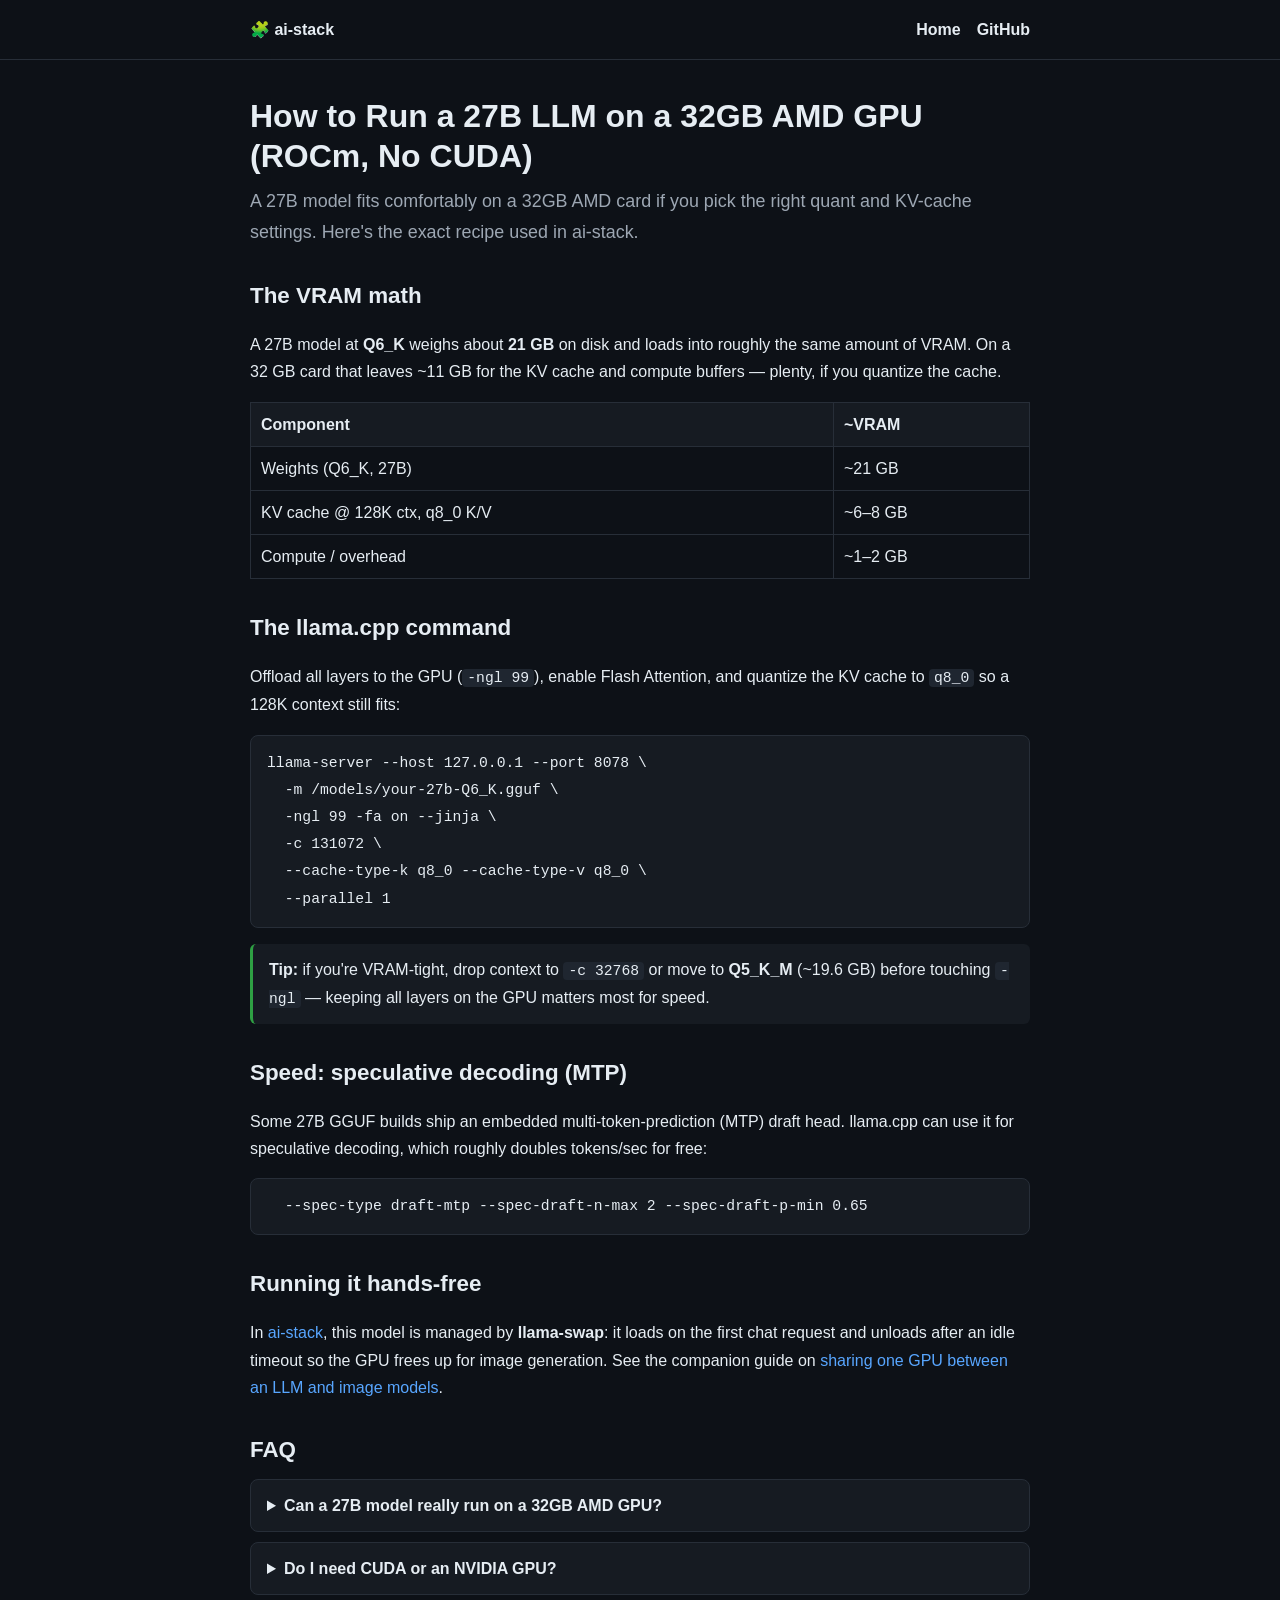
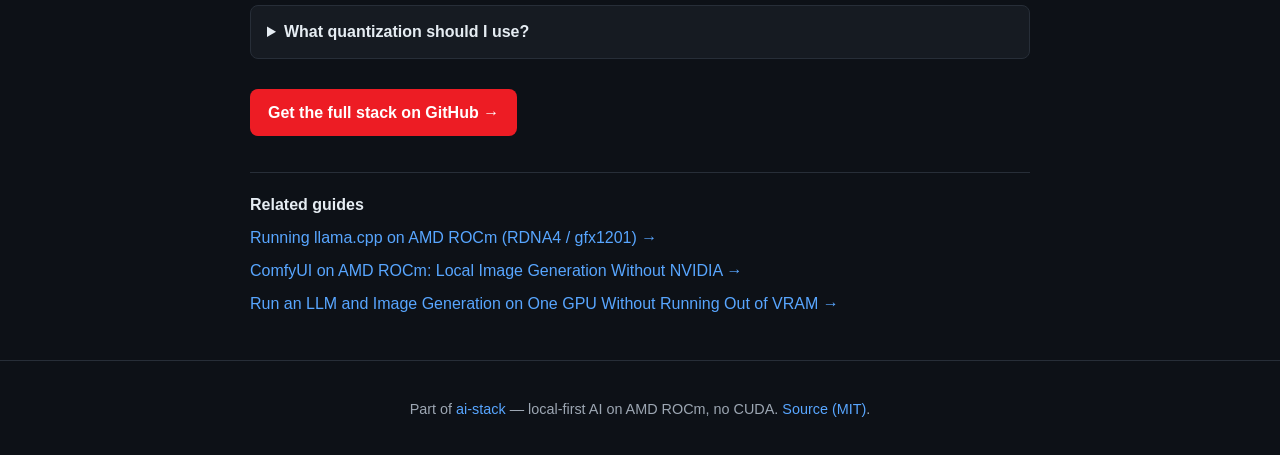
<file: docs/run-27b-llm-on-amd-32gb.html>
<!doctype html>
<html lang="en">
<head>
<meta charset="utf-8">
<meta name="viewport" content="width=device-width, initial-scale=1">
<title>How to Run a 27B LLM on a 32GB AMD GPU (ROCm, No CUDA) | ai-stack</title>
<meta name="description" content="Step-by-step: run a 27-billion-parameter LLM on a single 32GB AMD Radeon GPU with llama.cpp on ROCm — quantization, context length, KV-cache and VRAM math. No NVIDIA, no CUDA.">
<link rel="canonical" href="https://wildcommitter.github.io/ai-stack/run-27b-llm-on-amd-32gb.html">
<link rel="stylesheet" href="style.css">
<meta property="og:type" content="article">
<meta property="og:title" content="How to Run a 27B LLM on a 32GB AMD GPU (ROCm, No CUDA)">
<meta property="og:description" content="Step-by-step: run a 27-billion-parameter LLM on a single 32GB AMD Radeon GPU with llama.cpp on ROCm — quantization, context length, KV-cache and VRAM math. No NVIDIA, no CUDA.">
<meta property="og:url" content="https://wildcommitter.github.io/ai-stack/run-27b-llm-on-amd-32gb.html">
<meta property="og:image" content="https://wildcommitter.github.io/ai-stack/demo.gif">
<meta name="twitter:card" content="summary_large_image">
<meta name="robots" content="index,follow">
<script type="application/ld+json">{"@context": "https://schema.org", "@type": "TechArticle", "headline": "How to Run a 27B LLM on a 32GB AMD GPU (ROCm, No CUDA)", "description": "Step-by-step: run a 27-billion-parameter LLM on a single 32GB AMD Radeon GPU with llama.cpp on ROCm \u2014 quantization, context length, KV-cache and VRAM math. No NVIDIA, no CUDA.", "url": "https://wildcommitter.github.io/ai-stack/run-27b-llm-on-amd-32gb.html", "author": {"@type": "Person", "name": "wildcommitter"}, "publisher": {"@type": "Organization", "name": "ai-stack"}, "mainEntityOfPage": "https://wildcommitter.github.io/ai-stack/run-27b-llm-on-amd-32gb.html"}</script>
<script type="application/ld+json">{"@context": "https://schema.org", "@type": "FAQPage", "mainEntity": [{"@type": "Question", "name": "Can a 27B model really run on a 32GB AMD GPU?", "acceptedAnswer": {"@type": "Answer", "text": "Yes. At Q6_K the weights are ~21 GB; with an 8-bit KV cache even a 128K context fits inside 32 GB on a single card."}}, {"@type": "Question", "name": "Do I need CUDA or an NVIDIA GPU?", "acceptedAnswer": {"@type": "Answer", "text": "No. This runs on AMD ROCm with llama.cpp. No CUDA is involved."}}, {"@type": "Question", "name": "What quantization should I use?", "acceptedAnswer": {"@type": "Answer", "text": "Q6_K is a strong quality/size balance for 27B on 32 GB. Drop to Q5_K_M if you need more headroom for context or image models."}}]}</script>
</head>
<body>
<header class="site"><div class="wrap">
  <a href="index.html">🧩 ai-stack</a>
  <nav><a href="index.html">Home</a><a href="https://github.com/wildcommitter/ai-stack">GitHub</a></nav>
</div></header>
<div class="wrap"><article>
<h1>How to Run a 27B LLM on a 32GB AMD GPU (ROCm, No CUDA)</h1>
<p class="lede">A 27B model fits comfortably on a 32GB AMD card if you pick the right quant and KV-cache settings. Here's the exact recipe used in ai-stack.</p>
<h2>The VRAM math</h2>
<p>A 27B model at <strong>Q6_K</strong> weighs about <strong>21 GB</strong> on disk and loads into roughly the same amount of VRAM. On a 32 GB card that leaves ~11 GB for the KV cache and compute buffers — plenty, if you quantize the cache.</p>
<table><tr><th>Component</th><th>~VRAM</th></tr>
<tr><td>Weights (Q6_K, 27B)</td><td>~21 GB</td></tr>
<tr><td>KV cache @ 128K ctx, q8_0 K/V</td><td>~6–8 GB</td></tr>
<tr><td>Compute / overhead</td><td>~1–2 GB</td></tr></table>
<h2>The llama.cpp command</h2>
<p>Offload all layers to the GPU (<code>-ngl 99</code>), enable Flash Attention, and quantize the KV cache to <code>q8_0</code> so a 128K context still fits:</p>
<pre><code>llama-server --host 127.0.0.1 --port 8078 \
  -m /models/your-27b-Q6_K.gguf \
  -ngl 99 -fa on --jinja \
  -c 131072 \
  --cache-type-k q8_0 --cache-type-v q8_0 \
  --parallel 1</code></pre>
<div class="note"><strong>Tip:</strong> if you're VRAM-tight, drop context to <code>-c 32768</code> or move to <strong>Q5_K_M</strong> (~19.6 GB) before touching <code>-ngl</code> — keeping all layers on the GPU matters most for speed.</div>
<h2>Speed: speculative decoding (MTP)</h2>
<p>Some 27B GGUF builds ship an embedded multi-token-prediction (MTP) draft head. llama.cpp can use it for speculative decoding, which roughly doubles tokens/sec for free:</p>
<pre><code>  --spec-type draft-mtp --spec-draft-n-max 2 --spec-draft-p-min 0.65</code></pre>
<h2>Running it hands-free</h2>
<p>In <a href="https://github.com/wildcommitter/ai-stack">ai-stack</a>, this model is managed by <strong>llama-swap</strong>: it loads on the first chat request and unloads after an idle timeout so the GPU frees up for image generation. See the companion guide on <a href="llm-and-image-generation-same-gpu.html">sharing one GPU between an LLM and image models</a>.</p>
<h2>FAQ</h2>
<details><summary>Can a 27B model really run on a 32GB AMD GPU?</summary><p>Yes. At Q6_K the weights are ~21 GB; with an 8-bit KV cache even a 128K context fits inside 32 GB on a single card.</p></details>
<details><summary>Do I need CUDA or an NVIDIA GPU?</summary><p>No. This runs on AMD ROCm with llama.cpp. No CUDA is involved.</p></details>
<details><summary>What quantization should I use?</summary><p>Q6_K is a strong quality/size balance for 27B on 32 GB. Drop to Q5_K_M if you need more headroom for context or image models.</p></details>
<p style="margin-top:22px"><a class="cta" href="https://github.com/wildcommitter/ai-stack">Get the full stack on GitHub →</a></p>
<div class="related"><strong>Related guides</strong>
<a href="llama-cpp-rocm-gfx1201.html">Running llama.cpp on AMD ROCm (RDNA4 / gfx1201) →</a>
<a href="comfyui-amd-rocm.html">ComfyUI on AMD ROCm: Local Image Generation Without NVIDIA →</a>
<a href="llm-and-image-generation-same-gpu.html">Run an LLM and Image Generation on One GPU Without Running Out of VRAM →</a>
</div>
</article></div>
<footer>Part of <a href="index.html">ai-stack</a> — local-first AI on AMD ROCm, no CUDA. <a href="https://github.com/wildcommitter/ai-stack">Source (MIT)</a>.</footer>
</body></html>
</file>
<file: docs/style.css>
:root{--bg:#0d1117;--panel:#161b22;--fg:#e6edf3;--muted:#9da7b3;--accent:#ED1C24;--accent2:#2ea043;--border:#272e38}
*{box-sizing:border-box}
body{margin:0;background:var(--bg);color:var(--fg);font:16px/1.7 -apple-system,BlinkMacSystemFont,"Segoe UI",Roboto,Helvetica,Arial,sans-serif}
a{color:#58a6ff;text-decoration:none}a:hover{text-decoration:underline}
.wrap{max-width:820px;margin:0 auto;padding:0 20px}
header.site{border-bottom:1px solid var(--border);padding:16px 0}
header.site .wrap{display:flex;justify-content:space-between;align-items:center;gap:12px;flex-wrap:wrap}
header.site a{font-weight:600;color:var(--fg)}
nav a{color:var(--muted);margin-left:16px;font-weight:500}
article{padding:36px 0}
h1{font-size:2rem;line-height:1.25;margin:0 0 10px}
h2{font-size:1.4rem;margin:30px 0 10px}
h3{font-size:1.12rem;margin:22px 0 8px}
.lede{color:var(--muted);font-size:1.12rem;margin:0 0 20px}
code{font-family:ui-monospace,SFMono-Regular,Menlo,Consolas,monospace;background:#1f2630;padding:1px 5px;border-radius:4px;font-size:.92em}
pre{background:var(--panel);border:1px solid var(--border);border-radius:8px;padding:14px 16px;overflow:auto}
pre code{background:none;padding:0}
table{border-collapse:collapse;width:100%;margin:14px 0}
th,td{border:1px solid var(--border);padding:8px 10px;text-align:left}
th{background:var(--panel)}
.note{background:var(--panel);border-left:3px solid var(--accent2);border-radius:6px;padding:12px 16px;margin:16px 0}
details{background:var(--panel);border:1px solid var(--border);border-radius:8px;padding:12px 16px;margin:10px 0}
summary{cursor:pointer;font-weight:600}
.cta{display:inline-block;margin:8px 0;padding:10px 18px;border-radius:8px;background:var(--accent);color:#fff;font-weight:600}
.related{border-top:1px solid var(--border);margin-top:28px;padding-top:18px}
.related a{display:block;margin:6px 0}
footer{color:var(--muted);text-align:center;padding:36px 20px;font-size:.9rem;border-top:1px solid var(--border)}
.pill{color:var(--accent2);font-weight:700}
</file>
